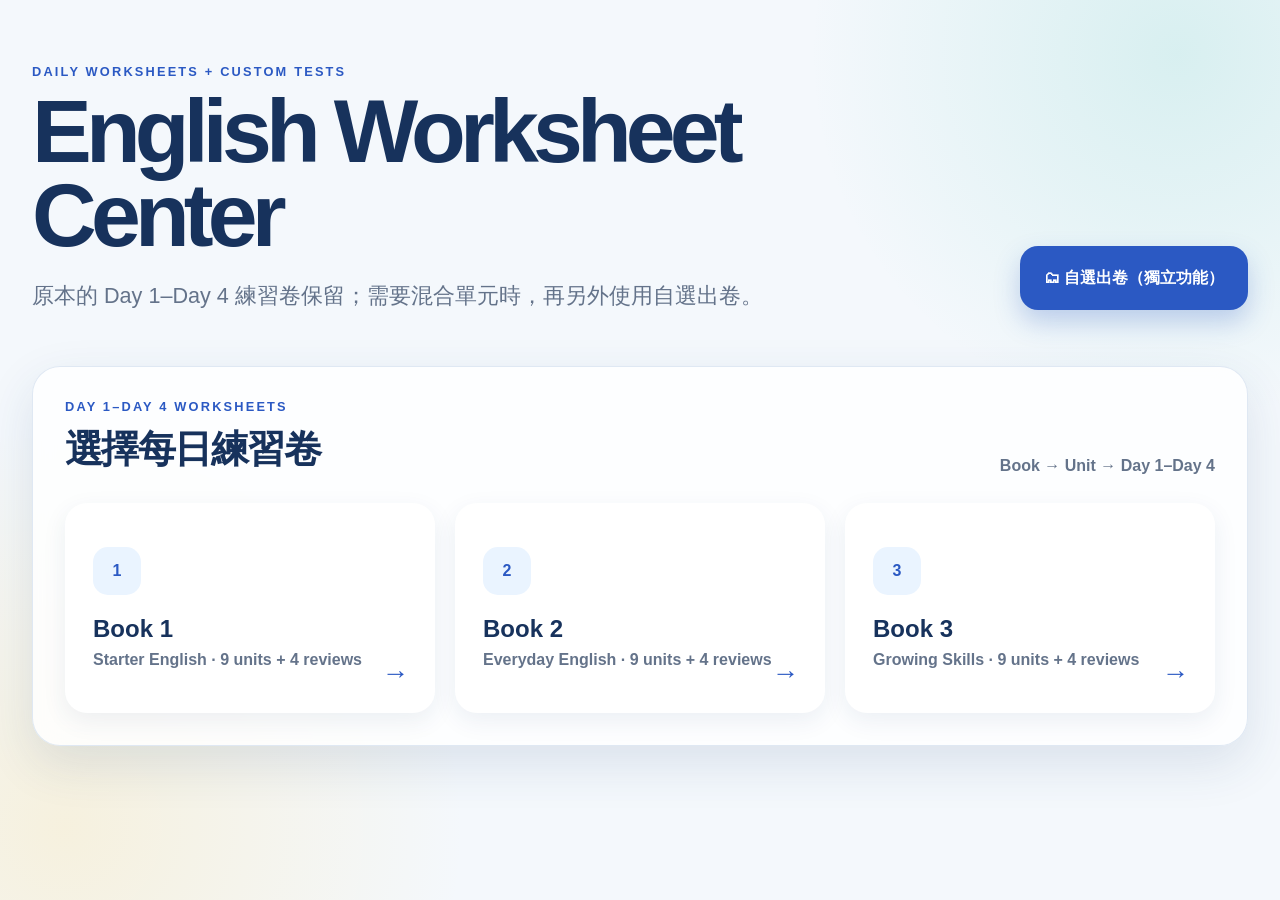
<file: index.html>
<!doctype html>
<html lang="zh-Hant">
  <head>
    <meta charset="UTF-8">
    <meta name="viewport" content="width=device-width, initial-scale=1.0">
    <meta name="theme-color" content="#2b59c3">
    <meta name="description" content="Day 1–Day 4 worksheets and a separate custom test builder.">
    <title>English Worksheet Center</title>
    <script>
      (function () {
        const match = location.pathname.match(/^(.*?\/)(?:book\d+(?:\/unit\d+)?(?:\/day\d+)?|phonics\/[^/]+(?:\/[^/]+)?|literacy\/[^/]+(?:\/[^/]+)?)\/?$/i);
        const fallback = location.pathname.endsWith("/") ? location.pathname : location.pathname.replace(/[^/]*$/, "");
        document.write(`<base href="${match ? match[1] : fallback || "./"}">`);
      })();
    </script>
    <link rel="stylesheet" href="css/style.css?v=25">
    <link rel="stylesheet" href="css/worksheet.css?v=21">
    <link rel="stylesheet" href="css/phonics.css?v=2">
    <link rel="stylesheet" href="css/literacy.css?v=1">
  </head>
  <body>
    <noscript>請啟用 JavaScript 才能使用教材播放器。</noscript>

    <main id="home-view" class="view" aria-labelledby="home-title">
      <header class="home-hero">
        <div>
          <p class="eyebrow">DAILY WORKSHEETS + CUSTOM TESTS</p>
          <h1 id="home-title">English Worksheet Center</h1>
          <p class="hero-copy">原本的 Day 1–Day 4 練習卷保留；需要混合單元時，再另外使用自選出卷。</p>
        </div>
        <div class="home-actions">
          <button id="test-builder-button" class="button button-primary test-builder-button" type="button">🗂 自選出卷（獨立功能）</button>
          <button id="continue-button" class="button button-primary continue-button" type="button" hidden>
            <span>Continue Lesson</span>
            <small id="continue-label"></small>
          </button>
        </div>
      </header>

      <section class="library" aria-labelledby="library-title">
        <div class="section-heading">
          <div>
            <p class="eyebrow">DAY 1–DAY 4 WORKSHEETS</p>
            <h2 id="library-title">選擇每日練習卷</h2>
          </div>
          <p id="library-path" class="library-path" aria-live="polite"></p>
        </div>
        <div id="library-grid" class="library-grid"></div>
      </section>
    </main>

    <main id="phonics-view" class="phonics-view" hidden aria-label="Sound It Out phonics practice">
      <header class="phonics-app-header">
        <button id="phonics-home-button" class="icon-button" type="button" aria-label="Back to course library" title="Back to course library">⌂</button>
        <div>
          <p id="phonics-course-label" class="eyebrow">SOUND IT OUT · PHONICS PRACTICE</p>
          <h1 id="phonics-unit-title">Unit 1 · Long a</h1>
        </div>
        <div class="phonics-header-actions">
          <button id="phonics-units-button" class="flow-button" type="button">▦ Choose Unit</button>
          <button id="phonics-settings-button" class="flow-button" type="button">⚙ Teacher Settings</button>
        </div>
      </header>
      <section id="phonics-stage" class="phonics-stage" aria-live="polite"></section>
    </main>

    <section id="phonics-settings-modal" class="phonics-settings-modal" hidden aria-label="Phonics teacher settings" aria-modal="true" role="dialog">
      <form id="phonics-settings-form" class="phonics-settings-card">
        <header>
          <div><p class="eyebrow">TEACHER CONTROLS</p><h2>Practice Settings</h2></div>
          <button id="phonics-settings-close" class="icon-button" type="button" aria-label="Close settings">×</button>
        </header>
        <fieldset><legend>Mode</legend><label><input type="radio" name="phonics-mode" value="practice" checked> Practice</label><label><input type="radio" name="phonics-mode" value="quiz"> Quiz</label></fieldset>
        <label>Number of questions<select name="questionCount"><option value="8">8</option><option value="10">10</option><option value="14" selected>14</option></select></label>
        <fieldset><legend>Include</legend>
          <label><input type="checkbox" name="include" value="recognition" checked> Sound Groups</label>
          <label><input type="checkbox" name="include" value="pattern" checked> Pattern</label>
          <label><input type="checkbox" name="include" value="listening" checked> Listening</label>
          <label><input type="checkbox" name="include" value="odd" checked> Odd One Out</label>
        </fieldset>
        <label class="phonics-setting-check"><input type="checkbox" name="shuffle" checked> Shuffle questions and choices</label>
        <label class="phonics-setting-check"><input type="checkbox" name="showProgress" checked> Show progress</label>
        <button class="button button-primary" type="submit">Save Settings</button>
      </form>
    </section>

    <main id="literacy-view" class="literacy-view" hidden aria-label="情境式素養題練習">
      <header class="literacy-header">
        <button id="literacy-home-button" class="icon-button" type="button" aria-label="Back to course library" title="Back to course library">⌂</button>
        <div>
          <p class="eyebrow">LITERACY PRACTICE · 素養題練習</p>
          <h1 id="literacy-title">Context Clues</h1>
        </div>
        <div class="literacy-header-actions">
          <button id="literacy-banks-button" class="flow-button" type="button">▦ Choose Unit</button>
          <button id="literacy-teacher-button" class="flow-button" type="button">Teacher Mode</button>
          <button id="literacy-fullscreen-button" class="flow-button" type="button">⛶ Fullscreen</button>
        </div>
      </header>
      <section id="literacy-stage" class="literacy-stage" aria-live="polite"></section>
    </main>

    <main id="player-view" class="player-view" hidden aria-label="Lesson player">
      <header class="player-header">
        <button id="home-button" class="icon-button" type="button" aria-label="Back to home" title="Back to home">⌂</button>
        <div class="lesson-identity">
          <p id="player-context"></p>
          <h1 id="lesson-name"></h1>
          <p id="phase-trail" class="phase-trail" aria-live="polite"></p>
        </div>
        <div class="player-tools">
          <button id="daily-handout-button" class="flow-button daily-handout-button" type="button" hidden>📘 每日講義</button>
          <button id="worksheet-button" class="flow-button worksheet-button" type="button" title="可洗牌與調整題目的課堂練習" hidden>📝 可調整練習</button>
          <button id="practice-jump-button" class="flow-button practice-jump-button" type="button" hidden>▶ 連續訓練</button>
          <button id="copy-lesson-link" class="flow-button" type="button" title="Copy a permanent link to this lesson">🔗 Copy Lesson Link</button>
          <button id="flow-button" class="flow-button" type="button" aria-haspopup="dialog">課程流程</button>
          <button id="toolbox-button" class="icon-button toolbox-button" type="button" aria-label="Open classroom toolbox" title="Classroom toolbox">★</button>
          <span id="step-count" class="step-count" aria-live="polite"></span>
          <button id="fullscreen-button" class="icon-button fullscreen-button" type="button" aria-label="Enter fullscreen" title="Fullscreen">⛶</button>
        </div>
      </header>

      <div class="progress-track" aria-hidden="true">
        <div id="progress-bar" class="progress-bar"></div>
      </div>

      <section id="step-stage" class="step-stage" tabindex="-1" aria-live="polite"></section>

      <footer class="player-controls">
        <button id="previous-button" class="nav-button nav-button-secondary" type="button">
          <span class="nav-arrow">←</span>
          <span><small>Previous</small><strong>上一頁</strong></span>
        </button>
        <p class="keyboard-hint">Use <kbd>←</kbd> <kbd>→</kbd> to navigate</p>
        <button id="next-button" class="nav-button nav-button-primary" type="button">
          <span><small>Next</small><strong>下一頁</strong></span>
          <span class="nav-arrow">→</span>
        </button>
      </footer>
    </main>

    <section id="flow-modal" class="flow-modal" hidden aria-label="課程流程" aria-modal="true" role="dialog">
      <div class="flow-shell">
        <header class="flow-header">
          <div>
            <p class="eyebrow">LESSON MAP</p>
            <h2>課程流程</h2>
            <p id="flow-summary" class="flow-summary"></p>
          </div>
          <button id="flow-close" class="icon-button" type="button" aria-label="關閉課程流程">×</button>
        </header>
        <div id="flow-groups" class="flow-groups"></div>
        <button id="flow-return" class="button button-primary flow-return" type="button">返回目前進度</button>
      </div>
    </section>

    <section id="daily-handout-modal" class="daily-handout-modal" hidden aria-label="每日固定講義" aria-modal="true" role="dialog">
      <div class="daily-handout-shell">
        <header class="daily-handout-header">
          <div>
            <p class="eyebrow">DAILY HANDOUT · FIXED 4 PAGES</p>
            <h2 id="daily-handout-title">每日講義</h2>
            <p id="daily-handout-meta"></p>
          </div>
          <button id="daily-handout-close" class="icon-button" type="button" aria-label="關閉每日講義">×</button>
        </header>
        <div class="daily-handout-body">
          <aside class="daily-handout-actions">
            <span class="daily-handout-label">與題庫分開</span>
            <h3>本日固定四面</h3>
            <p>內容已依照當天 Player 流程排好，不會隨機換題。完成遊戲後可直接書寫。</p>
            <a id="daily-handout-student-open" class="button button-primary" target="_blank" rel="noopener">開啟本日學生講義</a>
            <a id="daily-handout-student-download" class="button button-secondary" download>下載 Day 1–4 學生版</a>
            <a id="daily-handout-key-open" class="button button-secondary" target="_blank" rel="noopener">開啟本日教師答案</a>
            <small>列印時請依照上方標示選擇本日四個頁碼。</small>
          </aside>
          <main class="daily-handout-preview">
            <iframe id="daily-handout-frame" title="每日講義 PDF 預覽"></iframe>
          </main>
        </div>
      </div>
    </section>

    <section id="worksheet-modal" class="worksheet-modal" hidden aria-label="Worksheet builder" aria-modal="true" role="dialog">
      <div class="worksheet-shell">
        <header class="worksheet-header no-print">
          <div><p class="eyebrow">PLAYER + WORKSHEET</p><h2 id="worksheet-title">講義產生器</h2></div>
          <button id="worksheet-close" class="icon-button" type="button" data-worksheet-close aria-label="Close worksheet">×</button>
        </header>
        <nav class="worksheet-toolbar no-print" aria-label="Worksheet controls">
          <button id="worksheet-student-mode" class="is-active" type="button">學生版 · 4 pages</button>
          <button id="worksheet-answer-mode" type="button">教師答案版</button>
          <button id="worksheet-shuffle" type="button" title="保留目前題目，只重新排列順序">🔀 只調整順序</button>
          <button id="worksheet-reset" type="button" title="恢復被刪除的全部題目，並回到原始順序">↻ 恢復全部題目</button>
          <button id="worksheet-print" class="worksheet-print" type="button">🖨 Print / Save PDF</button>
        </nav>
        <div id="worksheet-preview" class="worksheet-preview"></div>
      </div>
    </section>

    <section id="toolbox-modal" class="toolbox-modal" hidden aria-label="Classroom toolbox" aria-modal="true" role="dialog">
      <div class="toolbox-shell">
        <header class="toolbox-header">
          <div>
            <p class="eyebrow">NO-PREP CLASSROOM TOOLS</p>
            <h2>教室互動工具箱</h2>
          </div>
          <button id="toolbox-close" class="icon-button" type="button" aria-label="Close classroom toolbox">×</button>
        </header>
        <nav class="toolbox-tabs" aria-label="Choose a classroom tool">
          <button type="button" data-tool="random">🎴 Random</button>
          <button type="button" data-tool="reveal">🔲 Reveal</button>
          <button type="button" data-tool="memory">🧠 Matching</button>
          <button type="button" data-tool="dice">🎲 Dice</button>
          <button type="button" data-tool="timer">⏱ Timer</button>
          <button type="button" data-tool="score">🏆 Score</button>
        </nav>
        <div id="toolbox-stage" class="toolbox-stage" aria-live="polite"></div>
      </div>
    </section>

    <section id="test-builder-modal" class="test-builder-modal" hidden aria-label="題庫與考卷產生器" aria-modal="true" role="dialog">
      <div class="test-builder-shell">
        <header class="test-builder-header no-print">
          <div><p class="eyebrow">TEST BANK</p><h2>題庫／考卷產生器</h2><p>選課程、題型與題數，自動組成學生考卷及答案。</p></div>
          <button id="test-builder-close" class="icon-button" type="button" aria-label="關閉題庫">×</button>
        </header>
        <div class="test-builder-body">
          <aside class="test-builder-setup no-print">
            <label>考卷名稱<input id="test-title" type="text" value="English Review Test"></label>
            <label>Book<select id="test-book"></select></label>
            <fieldset><legend>Come to Live Units（可複選）</legend><div id="test-units" class="test-unit-list"></div></fieldset>
            <fieldset><legend>Sound It Out Units（可與上方合併）</legend><div id="test-phonics-units" class="test-unit-list"></div></fieldset>
            <label>難度<select id="test-difficulty"><option value="mixed">混合</option><option value="easy">基礎</option><option value="challenge">進階</option></select></label>
            <fieldset><legend>題型與題數</legend><div id="test-types" class="test-type-list"></div><small>同一份考卷不重複同題；若題庫不足，會以可用的不重複題數為準。</small></fieldset>
            <label class="test-check"><input id="test-spiral" type="checkbox" checked> 混入所選 Unit 以前的內容</label>
            <button id="test-generate" class="button button-primary" type="button">產生考卷</button>
          </aside>
          <main class="test-builder-workspace">
            <nav class="test-builder-toolbar no-print">
              <button id="test-student-mode" class="is-active" type="button">學生考卷 · 2 pages</button>
              <button id="test-answer-mode" type="button">教師答案</button>
              <button id="test-shuffle" type="button">🔀 洗牌</button>
              <button id="test-regenerate" type="button">↻ 全部重出</button>
              <button id="test-word" class="test-print" type="button">⬇ 下載 Word 練習卷</button>
            </nav>
            <p id="test-builder-empty" class="test-builder-empty">先選擇左側設定，再按「產生考卷」。</p>
            <div id="test-preview" class="test-preview"></div>
          </main>
        </div>
      </div>
    </section>

    <script src="data/book1.js?v=10" defer></script>
    <script src="data/book1-activities.js" defer></script>
    <script src="data/book1-passport.js?v=1" defer></script>
    <script src="data/book2.js?v=4" defer></script>
    <script src="data/book3.js?v=10" defer></script>
    <script src="data/book3-review.js?v=2" defer></script>
    <script src="data/review-units.js?v=4" defer></script>
    <script src="data/practice-data.js?v=2" defer></script>
    <script src="data/phonics-data.js?v=3" defer></script>
    <script src="data/listening-data.js?v=3" defer></script>
    <script src="data/literacy-data.js?v=1" defer></script>
    <script src="data/course-schema.js?v=2" defer></script>
    <script src="js/teaching-flow.js?v=60" defer></script>
    <script src="data/worksheet-unit-packs.js?v=4" defer></script>
    <script src="data/worksheet-data.js?v=56" defer></script>
    <script src="js/activities.js?v=23" defer></script>
    <script src="js/worksheet-components.js?v=22" defer></script>
    <script src="js/worksheet.js?v=6" defer></script>
    <script src="js/classroom-tools.js?v=1" defer></script>
    <script src="js/vendor/docx.iife.js?v=1" defer></script>
    <script src="js/word-export.js?v=5" defer></script>
    <script src="js/test-builder.js?v=19" defer></script>
    <script src="js/daily-handout.js?v=1" defer></script>
    <script src="js/routes.js?v=1" defer></script>
    <script src="js/phonics-practice.js?v=2" defer></script>
    <script src="js/literacy-practice.js?v=1" defer></script>
    <script src="js/player.js?v=7" defer></script>
    <script src="js/app.js?v=9" defer></script>
  </body>
</html>
</file>
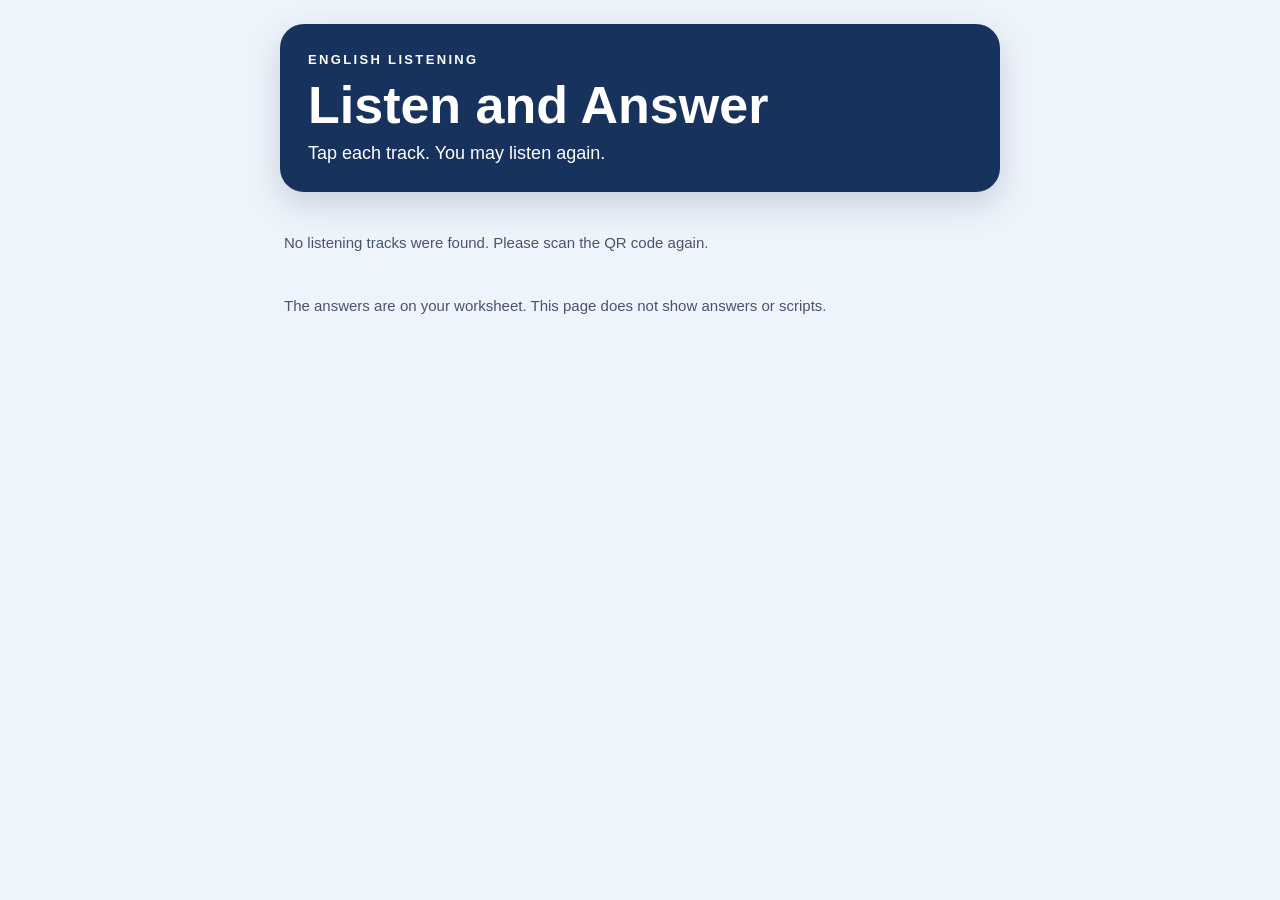
<file: listen.html>
<!doctype html>
<html lang="en">
  <head>
    <meta charset="utf-8">
    <meta name="viewport" content="width=device-width, initial-scale=1">
    <meta name="robots" content="noindex">
    <title>English Listening</title>
    <link rel="stylesheet" href="css/listening.css">
  </head>
  <body>
    <main class="listening-player">
      <header>
        <p>ENGLISH LISTENING</p>
        <h1>Listen and Answer</h1>
        <span>Tap each track. You may listen again.</span>
      </header>
      <div id="listening-tracks" class="listening-tracks" aria-live="polite"></div>
      <p class="listening-note">The answers are on your worksheet. This page does not show answers or scripts.</p>
    </main>
    <script src="data/phonics-data.js?v=3"></script>
    <script src="data/listening-data.js?v=3"></script>
    <script src="js/listening-player.js?v=1"></script>
  </body>
</html>
</file>
<file: css/style.css>
:root {
  --navy: #17325c;
  --blue: #2b59c3;
  --blue-dark: #1f469d;
  --sky: #eaf4ff;
  --aqua: #46c2b3;
  --yellow: #ffcf56;
  --coral: #ff7c70;
  --ink: #1c2940;
  --muted: #64738a;
  --line: #dce6f2;
  --paper: #ffffff;
  --background: #f4f8fc;
  --shadow: 0 18px 50px rgba(31, 65, 114, 0.12);
  --radius-lg: 28px;
  --radius-md: 18px;
}

* { box-sizing: border-box; }

html, body { min-height: 100%; }

body {
  margin: 0;
  color: var(--ink);
  background:
    radial-gradient(circle at 92% 6%, rgba(70, 194, 179, 0.16), transparent 23rem),
    radial-gradient(circle at 5% 92%, rgba(255, 207, 86, 0.18), transparent 25rem),
    var(--background);
  font-family: Inter, ui-rounded, "Segoe UI", "Noto Sans TC", sans-serif;
}

button { font: inherit; }
button:focus-visible { outline: 4px solid rgba(43, 89, 195, 0.28); outline-offset: 3px; }
[hidden] { display: none !important; }

.view { width: min(1240px, calc(100% - 64px)); margin: 0 auto; padding: 64px 0 80px; }
.home-hero { display: flex; align-items: flex-end; justify-content: space-between; gap: 36px; margin-bottom: 56px; }
.eyebrow { margin: 0 0 10px; color: var(--blue); font-size: 0.8rem; font-weight: 850; letter-spacing: 0.17em; }
.home-hero h1 { max-width: 820px; margin: 0; color: var(--navy); font-size: clamp(3rem, 7vw, 6rem); line-height: 0.94; letter-spacing: -0.065em; }
.hero-copy { margin: 24px 0 0; color: var(--muted); font-size: clamp(1.05rem, 2vw, 1.35rem); }
.home-actions { display: grid; justify-items: stretch; gap: 10px; }
.test-builder-button { color: white; background: #e97939; box-shadow: 0 12px 26px rgba(201, 94, 37, 0.24); }
.test-builder-button:hover { background: #c95e25; transform: translateY(-1px); }

.button { min-height: 64px; border: 0; border-radius: 18px; padding: 13px 24px; cursor: pointer; font-weight: 800; }
.button-primary { color: white; background: var(--blue); box-shadow: 0 12px 26px rgba(43, 89, 195, 0.26); }
.button-primary:hover { background: var(--blue-dark); transform: translateY(-1px); }
.continue-button { min-width: 220px; text-align: left; }
#continue-button { display: none !important; }
.continue-button span, .continue-button small { display: block; }
.continue-button small { margin-top: 3px; opacity: 0.78; font-weight: 600; }

.library { padding: 32px; border: 1px solid rgba(220, 230, 242, 0.9); border-radius: var(--radius-lg); background: rgba(255,255,255,0.82); box-shadow: var(--shadow); backdrop-filter: blur(14px); }
.section-heading { display: flex; align-items: end; justify-content: space-between; gap: 24px; margin-bottom: 28px; }
.section-heading h2 { margin: 0; color: var(--navy); font-size: clamp(1.8rem, 3vw, 2.5rem); letter-spacing: -0.04em; }
.library-path { margin: 0; color: var(--muted); font-weight: 700; }
.library-grid { display: grid; grid-template-columns: repeat(3, minmax(0, 1fr)); gap: 20px; }
.library-card { position: relative; min-height: 210px; overflow: hidden; border: 2px solid transparent; border-radius: 22px; padding: 26px; color: var(--ink); background: var(--paper); box-shadow: 0 8px 24px rgba(31, 65, 114, 0.08); cursor: pointer; text-align: left; transition: 160ms ease; }
.library-card:hover { border-color: var(--blue); transform: translateY(-4px); box-shadow: 0 16px 34px rgba(31, 65, 114, 0.14); }
.library-card::after { content: "→"; position: absolute; right: 24px; bottom: 22px; color: var(--blue); font-size: 1.7rem; font-weight: 900; }
.library-card .card-number { display: inline-grid; min-width: 48px; height: 48px; place-items: center; border-radius: 15px; color: var(--blue); background: var(--sky); font-weight: 900; }
.library-card h3 { margin: 20px 0 8px; color: var(--navy); font-size: 1.5rem; }
.library-card p { margin: 0; color: var(--muted); font-weight: 600; }
.library-card.is-coming { opacity: 0.58; cursor: default; }
.library-card.is-coming:hover { border-color: transparent; transform: none; box-shadow: 0 8px 24px rgba(31, 65, 114, 0.08); }
.library-card.is-coming::after { content: "Coming soon"; color: var(--muted); font-size: 0.75rem; letter-spacing: 0.06em; text-transform: uppercase; }
.back-card { display: flex; align-items: center; justify-content: center; min-height: 210px; border: 2px dashed #bdcce0; background: transparent; color: var(--blue); font-size: 1.1rem; font-weight: 850; }
.back-card::after { display: none; }

.player-view { height: 100vh; min-height: 650px; display: grid; grid-template-rows: auto 7px minmax(0, 1fr) auto; overflow: hidden; background: var(--paper); }
.player-header { display: grid; grid-template-columns: auto 1fr auto; align-items: center; gap: 18px; padding: 14px 24px; border-bottom: 1px solid var(--line); }
.icon-button { display: grid; width: 52px; height: 52px; place-items: center; border: 1px solid var(--line); border-radius: 15px; color: var(--navy); background: white; cursor: pointer; font-size: 1.65rem; font-weight: 800; }
.icon-button:hover { background: var(--sky); border-color: #bed5f4; }
.lesson-identity { min-width: 0; }
.lesson-identity p { margin: 0 0 2px; overflow: hidden; color: var(--muted); font-size: 0.78rem; font-weight: 750; letter-spacing: 0.04em; text-overflow: ellipsis; white-space: nowrap; }
.lesson-identity h1 { margin: 0; overflow: hidden; color: var(--navy); font-size: clamp(1.05rem, 2vw, 1.35rem); text-overflow: ellipsis; white-space: nowrap; }
.lesson-identity .phase-trail { margin-top: 4px; color: var(--blue); font-size: 0.78rem; font-weight: 850; }
.player-tools { display: flex; align-items: center; gap: 12px; }
.flow-button { min-height: 44px; border: 1px solid #c8d8ea; border-radius: 13px; padding: 8px 14px; color: var(--navy); background: white; cursor: pointer; font-weight: 850; }
.flow-button:hover { border-color: var(--blue); background: var(--sky); }
.practice-jump-button { color: white; border-color: #20a178; background: #20a178; }
.practice-jump-button:hover { color: white; border-color: #18815f; background: #18815f; }
.daily-handout-button { color: white; border-color: #226da7; background: #2d78c8; }
.daily-handout-button:hover { color: white; border-color: #185b90; background: #1f65a4; }
.worksheet-button { color: white; border-color: #d46b2f; background: #e97939; }
.worksheet-button:hover { color: white; border-color: #bd5720; background: #c95e25; }
.toolbox-button { color: #8a5700; background: #fff5c9; border-color: #f2d36c; }
.toolbox-button:hover { background: #ffe99a; border-color: #e8bf31; }
.step-count { min-width: 88px; color: var(--muted); font-weight: 800; text-align: right; }
.progress-track { background: #e8eef7; }
.progress-bar { width: 0; height: 100%; background: linear-gradient(90deg, var(--blue), var(--aqua)); transition: width 240ms ease; }

.step-stage { display: grid; place-items: center; min-height: 0; overflow: auto; padding: clamp(28px, 5vw, 70px); background: radial-gradient(circle at 50% 40%, white 0, #f8fbff 72%); }
.step-card { width: min(1100px, 100%); text-align: center; }
.step-meta { display: flex; align-items: center; justify-content: center; gap: 12px; margin-bottom: 24px; }
.phase-badge, .duration-badge { display: inline-flex; min-height: 36px; align-items: center; border-radius: 999px; padding: 8px 14px; font-size: 0.85rem; font-weight: 850; }
.phase-badge { color: #144b48; background: #daf6f1; }
.step-card[data-step-type="break"] .phase-badge { color: #76510a; background: #fff1bd; }
.step-card[data-step-type="break"] h2 { color: var(--blue); }
.duration-badge { color: #77510a; background: #fff1bd; }
.step-card h2 { margin: 0; color: var(--navy); font-size: clamp(3rem, 7.8vw, 7.2rem); line-height: 0.97; letter-spacing: -0.055em; }
.step-instruction { max-width: 900px; margin: 32px auto 0; color: #41516a; font-size: clamp(1.35rem, 3vw, 2.25rem); line-height: 1.45; white-space: pre-line; }
.step-kicker { margin: 0 0 18px; color: var(--blue); font-size: 1rem; font-weight: 900; letter-spacing: 0.12em; text-transform: uppercase; }
.vocabulary-card { display: grid; justify-items: center; }
.word-picture { display: grid; width: clamp(230px, 32vw, 430px); aspect-ratio: 4 / 3; place-items: center; overflow: hidden; border: 3px solid #d8e8fa; border-radius: 30px; background: linear-gradient(145deg, #f4f9ff, #e8f4ff); box-shadow: 0 18px 45px rgba(31, 70, 130, 0.13); }
.word-image { width: 100%; height: 100%; object-fit: contain; background: white; }
.image-sprite { display: block; width: 100%; height: 100%; background-repeat: no-repeat; }
.word-picture > .image-sprite,
.quiz-picture > .image-sprite { width: 75%; height: 100%; }
.word-visual { display: grid; width: 100%; height: 100%; place-items: center; font-size: clamp(7rem, 16vw, 13rem); line-height: 1; filter: drop-shadow(0 10px 12px rgba(31, 65, 114, 0.12)); }
.step-card .word-title { margin-top: 22px; font-size: clamp(3.3rem, 7vw, 6.5rem); letter-spacing: -0.045em; }
.word-meaning { margin: 8px 0 0; color: var(--blue); font-size: clamp(1.4rem, 3vw, 2rem); font-weight: 800; }
.word-prompt { margin: 10px 0 0; color: var(--muted); font-size: 1rem; font-weight: 700; }
.word-spelling-card { display: grid; }
.word-spelling-layout { display: grid; grid-template-columns: minmax(230px, 0.72fr) minmax(500px, 1.28fr); align-items: center; gap: clamp(34px, 6vw, 84px); }
.word-spelling-picture { display: grid; width: min(100%, 390px); aspect-ratio: 4 / 3; place-items: center; justify-self: center; overflow: hidden; border: 3px solid #d8e8fa; border-radius: 30px; background: linear-gradient(145deg, #f4f9ff, #e8f4ff); box-shadow: 0 18px 45px rgba(31, 70, 130, 0.13); }
.word-spelling-image { width: 100%; height: 100%; object-fit: contain; background: white; }
.word-spelling-visual { display: grid; width: 100%; height: 100%; place-items: center; font-size: clamp(7rem, 13vw, 11rem); line-height: 1; }
.word-spelling-work { display: grid; justify-items: center; }
.spelling-pattern { display: flex; align-items: flex-end; justify-content: center; gap: clamp(18px, 2.5vw, 34px); min-height: clamp(100px, 15vw, 180px); color: var(--navy); font-size: clamp(4rem, 9vw, 8rem); font-weight: 900; line-height: 1; letter-spacing: 0.01em; }
.spelling-syllable { display: inline-flex; align-items: flex-end; gap: clamp(10px, 1.25vw, 18px); padding: 0.16em 0.18em 0.24em; border-radius: 22px; background: #edf7ff; }
.syllable-divider { align-self: center; color: #9eb0c8; font-size: 0.64em; font-weight: 700; }
.spelling-blank { display: inline-block; width: clamp(48px, 6.5vw, 82px); height: 0.85em; border-bottom: clamp(6px, 0.7vw, 10px) solid #20a178; border-radius: 4px; }
.spelling-given { display: inline-block; }
.word-spelling-prompt { margin: 28px 0 0; color: #41516a; font-size: clamp(1.2rem, 2.2vw, 1.85rem); font-weight: 800; }
.quiz-card { display: grid; width: min(1200px, 100%); min-height: 100%; align-content: space-between; }
.quiz-topline { display: flex; align-items: center; justify-content: space-between; gap: 24px; }
.quiz-topline .step-meta { justify-content: flex-start; margin: 0; }
.quiz-mini-progress { width: min(300px, 30vw); height: 20px; overflow: hidden; border-radius: 999px; background: #ffd2dc; box-shadow: 0 4px 8px rgba(31, 65, 114, 0.16); }
.quiz-mini-progress i { display: block; width: 60%; height: 100%; border-radius: inherit; background: linear-gradient(90deg, #ff8948, #ff3f91); }
.quiz-picture { display: grid; width: clamp(190px, 26vw, 330px); aspect-ratio: 4 / 3; place-items: center; justify-self: center; overflow: hidden; border-radius: 28px; background: #f3f8fe; }
.quiz-image { width: 100%; height: 100%; object-fit: contain; }
.quiz-visual { font-size: clamp(7rem, 15vw, 11rem); line-height: 1; }
.quiz-question { margin: 8px 0; color: #202630; font-size: clamp(2.2rem, 5vw, 4.5rem); font-weight: 800; line-height: 1.2; }
.quiz-blank { display: inline-block; width: clamp(150px, 22vw, 280px); height: 0.95em; margin: 0 0.15em -0.12em; border-radius: 0.48em; background: #e9ebef; }
.quiz-feedback { min-height: 1.4em; margin: 0; font-size: clamp(1.15rem, 2vw, 1.5rem); font-weight: 900; }
.quiz-feedback.is-correct { color: #16835d; }
.quiz-feedback.is-wrong { color: #d74e4e; }
.quiz-options { display: grid; grid-template-columns: repeat(3, minmax(0, 1fr)); gap: clamp(14px, 3vw, 48px); }
.quiz-choice { min-height: 80px; border: 0; border-radius: 999px; padding: 14px 20px; color: white; background: #21a5ed; box-shadow: 0 10px 22px rgba(33, 165, 237, 0.2); cursor: pointer; font-size: clamp(1.35rem, 2.5vw, 2.2rem); font-weight: 850; transition: 150ms ease; }
.quiz-choice:hover:not(:disabled) { background: #148fd2; transform: translateY(-3px); }
.quiz-choice.is-correct { background: #25a978; }
.quiz-choice.is-wrong { background: var(--coral); animation: quiz-shake 180ms ease-in-out 2; }
.quiz-choice:disabled { cursor: default; opacity: 0.48; }
.quiz-choice.is-correct:disabled { opacity: 1; }
.dialogue-choice-card { display: grid; width: min(1240px, 100%); min-height: 100%; align-content: space-between; }
.dialogue-choice-layout { display: grid; grid-template-columns: minmax(280px, 0.9fr) minmax(420px, 1.1fr); align-items: center; gap: clamp(36px, 6vw, 90px); }
.dialogue-prompt-panel { display: grid; justify-items: center; }
.dialogue-picture { display: grid; width: clamp(190px, 24vw, 320px); aspect-ratio: 1; place-items: center; overflow: hidden; border-radius: 32px; background: #f3f8fe; }
.dialogue-image { width: 100%; height: 100%; object-fit: contain; }
.dialogue-visual { font-size: clamp(7rem, 14vw, 11rem); line-height: 1; }
.dialogue-instruction { margin: 20px 0 4px; color: var(--ink); font-size: clamp(1.65rem, 3vw, 2.8rem); font-weight: 850; }
.dialogue-prompt { margin: 0; color: #ff9700; font-size: clamp(2rem, 4vw, 3.8rem); font-weight: 900; }
.dialogue-feedback { min-height: 1.4em; margin: 6px 0 0; font-size: 1.25rem; font-weight: 900; }
.dialogue-feedback.is-correct { color: #16835d; }
.dialogue-feedback.is-wrong { color: #d74e4e; }
.dialogue-options { display: grid; gap: clamp(16px, 2vh, 28px); padding-top: 30px; }
.dialogue-choice { position: relative; min-height: 118px; border: 0; border-radius: 24px; padding: 22px 28px; color: white; background: #21a5ed; box-shadow: 0 10px 22px rgba(33, 165, 237, 0.18); cursor: pointer; font-size: clamp(1.35rem, 2.6vw, 2.3rem); font-weight: 850; line-height: 1.35; transition: 150ms ease; }
.dialogue-choice:hover:not(:disabled) { background: #148fd2; transform: translateY(-2px); }
.dialogue-choice-label { position: absolute; top: -25px; left: 50%; display: grid; width: 62px; height: 62px; place-items: center; border-radius: 50%; color: white; background: #ff9200; transform: translateX(-50%); font-size: 1.8rem; font-weight: 900; }
.dialogue-choice.is-correct { background: #25a978; }
.dialogue-choice.is-wrong { background: var(--coral); animation: quiz-shake 180ms ease-in-out 2; }
.dialogue-choice:disabled { cursor: default; opacity: 0.48; }
.dialogue-choice.is-correct:disabled { opacity: 1; }
.sentence-pattern-card { display: grid; width: min(1200px, 100%); min-height: 100%; align-content: space-between; }
.sentence-pattern-layout { display: grid; grid-template-columns: minmax(300px, 0.85fr) minmax(480px, 1.15fr); align-items: center; gap: clamp(40px, 7vw, 100px); }
.sentence-card-picture { display: grid; width: min(100%, 430px); aspect-ratio: 1; place-items: center; justify-self: center; overflow: hidden; border: 3px solid #d8e8fa; border-radius: 36px; background: #edf7ff; box-shadow: 0 20px 48px rgba(31, 70, 130, 0.14); }
.sentence-card-image { width: 100%; height: 100%; object-fit: contain; }
.sentence-card-visual { font-size: clamp(7rem, 15vw, 12rem); }
.sentence-card-copy { text-align: left; }
.sentence-card-label { margin: 0 0 24px; color: var(--blue); font-size: clamp(1.4rem, 2.6vw, 2.2rem); font-weight: 900; }
.sentence-card-lines { display: grid; gap: 20px; }
.sentence-card-text { border-left: 9px solid var(--aqua); border-radius: 24px; padding: clamp(24px, 4vw, 42px); background: white; box-shadow: 0 10px 28px rgba(31, 65, 114, 0.1); }
.sentence-card-line { margin: 0; color: var(--ink); font-size: clamp(2.6rem, 5.5vw, 5.2rem); font-weight: 800; line-height: 1.15; }
.sentence-card-line:nth-child(2) { border-left-color: var(--coral); }
.sentence-card-line strong { color: var(--blue); font-weight: 950; }
.sentence-card-translation { margin: 22px 0 0; color: #53657c; font-size: clamp(1.5rem, 2.7vw, 2.4rem); font-weight: 700; letter-spacing: 0.04em; }
.passport-sentence-card { display: grid; width: min(1200px, 100%); min-height: 100%; align-content: space-between; }
.passport-sentence-layout { display: grid; grid-template-columns: minmax(280px, 0.8fr) minmax(520px, 1.2fr); align-items: center; gap: clamp(40px, 7vw, 100px); }
.passport-sentence-picture { display: grid; width: min(100%, 420px); aspect-ratio: 1; place-items: center; justify-self: center; overflow: hidden; border: 3px solid #d8e8fa; border-radius: 36px; background: #edf7ff; box-shadow: 0 20px 48px rgba(31, 70, 130, 0.14); }
.passport-sentence-image { width: 100%; height: 100%; object-fit: contain; }
.passport-sentence-visual { font-size: clamp(7rem, 15vw, 12rem); }
.passport-sentence-copy { text-align: left; }
.passport-sentence-kicker { margin: 0 0 18px; color: var(--blue); font-size: 1rem; font-weight: 950; letter-spacing: 0.14em; }
.passport-sentence-copy h2 { color: var(--navy); font-size: clamp(3rem, 6vw, 5.8rem); line-height: 1.12; letter-spacing: -0.045em; }
.passport-sentence-translation { margin: 28px 0 0; color: #53657c; font-size: clamp(1.5rem, 2.8vw, 2.5rem); font-weight: 750; }
.activity-image-card { display: grid; align-content: center; justify-items: center; gap: 18px; }
.activity-image-card h2 { font-size: clamp(2.6rem, 5.5vw, 5rem); }
.activity-main-image { display: block; width: min(1050px, 100%); height: auto; max-height: 38vh; border: 3px solid #d8e8fa; border-radius: 28px; object-fit: contain; object-position: center; background: white; box-shadow: 0 18px 42px rgba(31, 70, 130, 0.14); }
.activity-image-caption { margin: 0; color: #41516a; font-size: clamp(1.3rem, 2.4vw, 2rem); font-weight: 750; }
.wordwall-card { display: grid; width: min(1280px, 100%); min-height: 100%; align-content: stretch; gap: 18px; }
.wordwall-toolbar { display: flex; align-items: center; justify-content: space-between; gap: 24px; }
.wordwall-toolbar .step-meta { justify-content: flex-start; margin: 0; }
.wordwall-actions { display: flex; align-items: center; gap: 10px; }
.wordwall-link { min-height: 44px; border: 1px solid #c8d8ea; border-radius: 13px; padding: 10px 15px; color: var(--blue); background: white; cursor: pointer; font-size: 0.9rem; font-weight: 850; text-decoration: none; }
.wordwall-link:hover { border-color: var(--blue); background: var(--sky); }
.wordwall-frame { width: 100%; height: min(67vh, 720px); border: 2px solid #d3e1f0; border-radius: 22px; background: white; box-shadow: 0 16px 42px rgba(31, 65, 114, 0.12); }
.wordwall-setup-card { align-content: center; }
.wordwall-setup { width: min(850px, 100%); margin: 0 auto; border: 2px dashed #bdd2e9; border-radius: 30px; padding: clamp(28px, 5vw, 58px); background: rgba(255, 255, 255, 0.88); }
.wordwall-setup .step-kicker { margin-bottom: 12px; }
.wordwall-setup h2 { font-size: clamp(2.8rem, 6vw, 5.6rem); }
.wordwall-help { max-width: 680px; margin: 22px auto; color: var(--muted); font-size: clamp(1.05rem, 2vw, 1.35rem); font-weight: 650; line-height: 1.55; }
.wordwall-form { display: grid; gap: 12px; text-align: left; }
.wordwall-form label { color: var(--navy); font-size: 0.95rem; font-weight: 850; }
.wordwall-form textarea { width: 100%; resize: vertical; border: 2px solid #cbd9e9; border-radius: 16px; padding: 15px 17px; color: var(--ink); background: white; font: 600 1rem/1.45 ui-monospace, "Cascadia Code", monospace; }
.wordwall-form textarea:focus { border-color: var(--blue); outline: 4px solid rgba(43, 89, 195, 0.14); }
.wordwall-error { min-height: 1.35em; margin: 0; color: #d74e4e; font-weight: 800; }
.wordwall-load { justify-self: end; min-height: 56px; }

.duration-badge.is-flexible { color: var(--muted); background: #edf2f7; }
.audio-play-button { min-height: 52px; margin-top: 12px; border: 2px solid var(--blue); border-radius: 999px; padding: 10px 22px; color: white; background: var(--blue); cursor: pointer; font-weight: 850; }
.button-secondary, .button-quiet { border: 2px solid #cfdeed; color: var(--navy); background: white; box-shadow: none; }
.button-quiet { color: var(--muted); border-color: transparent; background: transparent; }

body:has(.flow-modal:not([hidden])) { overflow: hidden; }
.flow-modal { position: fixed; z-index: 110; inset: 0; display: grid; place-items: center; padding: 24px; background: rgba(16, 34, 62, 0.68); backdrop-filter: blur(8px); }
.flow-shell { display: grid; grid-template-rows: auto minmax(0, 1fr) auto; width: min(980px, 100%); max-height: calc(100vh - 48px); overflow: hidden; border-radius: 28px; background: #f7fbff; box-shadow: 0 30px 90px rgba(7, 25, 56, 0.38); }
.flow-header { display: flex; align-items: center; justify-content: space-between; gap: 20px; padding: 22px 26px; background: white; border-bottom: 1px solid var(--line); }
.flow-header h2 { margin: 0; color: var(--navy); font-size: 2rem; }
.flow-summary { margin: 6px 0 0; color: var(--muted); font-weight: 700; }
.flow-groups { display: grid; gap: 14px; overflow: auto; padding: 22px; }
.flow-group { border: 2px solid transparent; border-radius: 22px; padding: 18px; background: white; }
.flow-group.is-current { border-color: #9cbcf2; box-shadow: 0 8px 24px rgba(43, 89, 195, 0.1); }
.flow-group-heading { display: flex; align-items: center; gap: 14px; margin-bottom: 12px; }
.flow-group-heading > span { display: grid; width: 42px; height: 42px; place-items: center; border-radius: 13px; color: white; background: var(--blue); font-weight: 900; }
.flow-group-heading h3, .flow-group-heading p { margin: 0; }
.flow-group-heading h3 { color: var(--navy); font-size: 1.2rem; }
.flow-group-heading p { margin-top: 2px; color: var(--muted); font-size: 0.82rem; font-weight: 750; }
.flow-phase-list { display: grid; grid-template-columns: repeat(2, minmax(0, 1fr)); gap: 8px; }
.flow-phase-button { display: flex; align-items: center; justify-content: space-between; gap: 12px; border: 1px solid var(--line); border-radius: 14px; padding: 12px 14px; color: var(--ink); background: #fbfdff; cursor: pointer; text-align: left; }
.flow-phase-button.is-current { border-color: var(--blue); background: var(--sky); }
.flow-phase-button strong, .flow-phase-button small { display: block; }
.flow-phase-button small { margin-top: 3px; color: var(--muted); }
.flow-phase-progress { color: var(--blue); font-weight: 900; }
.flow-return { margin: 0 22px 22px; }

.flow-games-card { min-width: 0; overflow: hidden; text-align: left; }
.flow-games-heading { display: flex; align-items: flex-start; justify-content: space-between; gap: 20px; }
.flow-games-heading h2 { font-size: clamp(2.5rem, 5vw, 4.8rem); }
.flow-games-heading p { margin: 10px 0 0; color: var(--muted); font-weight: 700; }
.game-status { flex: 0 0 auto; border-radius: 999px; padding: 10px 16px; color: var(--muted); background: #edf2f7; font-weight: 850; }
.game-status.is-complete { color: #116a4d; background: #d8f5e9; }
.taught-word-list { display: flex; width: 100%; min-width: 0; max-width: 100%; align-items: center; gap: 8px; overflow-x: auto; margin: 20px 0; padding-bottom: 5px; }
.taught-word-list strong { flex: 0 0 auto; color: var(--navy); }
.taught-word-list span { flex: 0 0 auto; border-radius: 999px; padding: 7px 11px; color: #2350ad; background: var(--sky); font-weight: 800; }
.flow-game-layout { display: grid; grid-template-columns: minmax(220px, 0.65fr) minmax(360px, 1.35fr); gap: 18px; }
.flow-game-layout > *, .flow-game-menu, .flow-game-stage { min-width: 0; max-width: 100%; }
.flow-game-menu { display: grid; align-content: start; gap: 8px; }
.flow-game-choice { border: 2px solid #d6e2f0; border-radius: 16px; padding: 12px 14px; color: var(--ink); background: white; cursor: pointer; text-align: left; }
.flow-game-choice strong, .flow-game-choice small { display: block; }
.flow-game-choice small { margin-top: 3px; color: var(--muted); }
.flow-game-choice.is-active { color: white; border-color: var(--blue); background: var(--blue); }
.flow-game-choice.is-active small { color: rgba(255,255,255,0.8); }
.flow-game-stage { display: grid; min-height: 310px; place-items: center; border: 2px solid #d5e3f2; border-radius: 24px; padding: 20px; background: #f8fbff; text-align: center; }
.game-empty span { font-size: 5rem; }
.game-empty p { color: var(--muted); font-weight: 850; }
.flow-game-play { display: grid; width: 100%; justify-items: center; gap: 12px; }
.flow-game-picture { position: relative; display: grid; width: min(300px, 100%); aspect-ratio: 4 / 3; place-items: center; overflow: hidden; border-radius: 22px; background: white; }
.flow-game-image, .flow-game-picture .image-sprite { width: 100%; height: 100%; object-fit: contain; }
.flow-game-visual { font-size: 7rem; }
.reveal-cover { display: none; position: absolute; inset: 0; border: 0; color: white; background: linear-gradient(145deg, var(--blue), var(--aqua)); cursor: pointer; font-size: 7rem; font-weight: 900; }
.flow-game-play.is-covered .reveal-cover { display: block; }
.flow-game-play h3 { margin: 0; color: var(--navy); font-size: clamp(2rem, 4vw, 3.5rem); }
.grammar-game-play h3 { font-size: clamp(1.8rem, 3.5vw, 3.2rem); }
.game-mode-label { margin: 0; color: var(--blue); font-weight: 900; }
.grammar-model-answer { margin: 6px 0; border-radius: 16px; padding: 14px 20px; color: #12684d; background: #ddf7ec; font-size: clamp(1.35rem, 2.5vw, 2rem); font-weight: 850; }
.dice-result { margin: 0; font-size: 2.6rem; }
.activity-ideas { margin-top: 16px; }
.activity-ideas > div { display: grid; grid-template-columns: repeat(4, minmax(0, 1fr)); gap: 8px; margin-top: 8px; }
.activity-idea { display: flex; min-width: 0; align-items: center; gap: 8px; border-radius: 14px; padding: 8px; background: #f0f6fc; }
.activity-idea img { width: 54px; height: 44px; object-fit: contain; border-radius: 8px; background: white; }
.activity-idea span { overflow: hidden; font-weight: 750; text-overflow: ellipsis; white-space: nowrap; }
.flow-game-actions { display: flex; flex-wrap: wrap; justify-content: flex-end; gap: 10px; margin-top: 18px; }
.flow-game-actions .button { min-height: 52px; }
.grammar-check-card, .topic-card { display: grid; justify-items: center; }
.grammar-check-card h2, .topic-card h2 { font-size: clamp(2.8rem, 6vw, 5.8rem); }
.grammar-check-prompt, .topic-prompt { max-width: 900px; margin: 30px auto; color: var(--navy); font-size: clamp(2rem, 4.5vw, 4.2rem); font-weight: 800; line-height: 1.3; white-space: pre-line; }
.grammar-check-card .button { min-height: 54px; margin: 8px; }
.model-answer { width: min(760px, 100%); margin-top: 20px; border-radius: 18px; padding: 16px; background: #e7f8f2; }
.model-answer summary { cursor: pointer; color: #12684d; font-weight: 850; }
.model-answer p { font-size: 1.5rem; font-weight: 800; }
.guided-practice-card { display: grid; justify-items: center; gap: 18px; }
.guided-practice-card h2 { font-size: clamp(2.5rem, 5vw, 5rem); }
.guided-picture { display: grid; width: clamp(180px, 24vw, 310px); aspect-ratio: 4 / 3; place-items: center; overflow: hidden; border: 3px solid #d8e8fa; border-radius: 26px; background: white; }
.guided-image, .guided-picture .image-sprite { width: 100%; height: 100%; object-fit: contain; }
.guided-visual { font-size: clamp(6rem, 13vw, 10rem); }
.guided-prompt { margin: 4px 0; color: var(--navy); font-size: clamp(2.2rem, 5vw, 4.8rem); font-weight: 900; line-height: 1.2; white-space: pre-line; }
.guided-options { width: min(900px, 100%); }
.guided-practice-card > .button { min-height: 54px; }
.practice-loop-card { display: grid; justify-items: center; gap: 18px; }
.practice-loop-heading { display: flex; width: min(1040px, 100%); align-items: center; justify-content: space-between; gap: 24px; }
.practice-loop-heading h2 { margin: 0; color: var(--navy); font-size: clamp(2rem, 4vw, 4rem); }
.practice-loop-heading > strong { flex: 0 0 auto; border-radius: 999px; padding: 10px 18px; color: #2456bd; background: #e9f2ff; font-size: clamp(1rem, 2vw, 1.35rem); }
.practice-loop-instruction { width: min(920px, 100%); margin: -4px 0 2px; color: #44546d; font-size: clamp(1rem, 1.8vw, 1.35rem); font-weight: 750; line-height: 1.45; }
.question-rule { width: min(900px, 100%); margin: -4px 0 0; border-left: 7px solid #ff9f2f; border-radius: 12px; padding: 11px 16px; color: #714600; background: #fff3d8; font-size: clamp(1rem, 1.8vw, 1.3rem); font-weight: 850; line-height: 1.4; text-align: left; }
.practice-loop-task { margin: -5px 0 -8px; border-radius: 999px; padding: 7px 15px; color: #2556bd; background: #eaf2ff; font-size: 0.82rem; font-weight: 900; letter-spacing: 0.1em; }
.practice-loop-actions { display: flex; width: min(900px, 100%); justify-content: center; gap: 12px; flex-wrap: wrap; }
.practice-loop-actions .button { min-height: 54px; }
.reading-cloze { display: grid; width: min(1000px, 100%); justify-items: stretch; gap: 18px; }
.reading-cloze h3 { margin: 0; color: var(--navy); font-size: clamp(1.7rem, 3vw, 2.7rem); text-align: center; }
.reading-cloze-passage { border-radius: 22px; padding: 20px 24px; color: var(--navy); background: white; box-shadow: 0 12px 32px rgba(31, 70, 130, 0.1); font-size: clamp(1.25rem, 2.5vw, 2rem); font-weight: 700; line-height: 2; text-align: left; white-space: pre-wrap; }
.reading-cloze-input { display: inline-block; width: clamp(115px, 16vw, 190px); min-height: 46px; margin: 0 6px; border: 0; border-bottom: 4px solid #4b87d1; border-radius: 10px 10px 4px 4px; padding: 3px 10px; color: #2456bd; background: #eef6ff; font: inherit; font-weight: 900; line-height: 1.2; text-align: center; vertical-align: baseline; }
.reading-cloze-input:focus { outline: 4px solid rgba(75, 135, 209, 0.25); }
.reading-cloze-input.is-wrong { border-color: #d74152; color: #9d1f2d; background: #fff0f2; }
.reading-cloze-input.is-correct { border-color: #20a178; color: #176a50; background: #e7f8f2; }
.cloze-actions { display: flex; justify-content: center; gap: 12px; flex-wrap: wrap; }
.picture-flash-card { display: grid; justify-items: center; gap: 16px; }
.picture-flash-stage { display: grid; width: clamp(280px, 39vw, 500px); aspect-ratio: 4 / 3; place-items: center; overflow: hidden; border: 4px solid #cfe1f5; border-radius: 32px; background: white; box-shadow: 0 18px 45px rgba(31, 70, 130, 0.14); }
.picture-flash-image, .picture-flash-stage .image-sprite { width: 100%; height: 100%; object-fit: contain; }
.picture-flash-visual { font-size: clamp(8rem, 18vw, 14rem); line-height: 1; }
.picture-flash-cover { display: grid; width: 100%; height: 100%; place-items: center; color: white; background: linear-gradient(145deg, #2b59c3, #20a8d8); font-size: clamp(8rem, 20vw, 15rem); font-weight: 950; }
.picture-flash-prompt { margin: 0; color: var(--navy); font-size: clamp(1.8rem, 4vw, 3.4rem); font-weight: 900; }
.boss-battle-card { display: grid; justify-items: center; gap: 14px; }
.boss-topline { display: flex; width: min(1040px, 100%); align-items: end; justify-content: space-between; gap: 24px; }
.boss-topline h2 { margin: 0; font-size: clamp(2.2rem, 4.5vw, 4.5rem); }
.boss-topline > strong { flex: 0 0 auto; color: #9b2636; font-size: clamp(1.2rem, 2.4vw, 1.8rem); }
.boss-health { width: min(1040px, 100%); height: 30px; overflow: hidden; border: 3px solid #8f2334; border-radius: 999px; background: #ffe1e5; }
.boss-health i { display: block; height: 100%; border-radius: inherit; background: linear-gradient(90deg, #ff9f2f, #f04f6c); transition: width 260ms ease; }
.boss-question { margin: 0; color: var(--navy); font-size: clamp(2rem, 4.4vw, 4rem); font-weight: 950; line-height: 1.2; white-space: pre-line; }
.boss-actions { display: flex; justify-content: center; gap: 12px; flex-wrap: wrap; }
.boss-icon { margin: 0; font-size: clamp(8rem, 18vw, 14rem); }
.boss-victory { margin: 0 0 12px; color: #176a50; font-size: clamp(1.4rem, 3vw, 2.4rem); font-weight: 850; }
.write-time-card { display: grid; justify-items: center; gap: 22px; }
.write-time-card h2 { margin: 0; color: var(--navy); font-size: clamp(2.8rem, 6vw, 5.8rem); }
.write-time-instruction { width: min(900px, 100%); margin: 0; color: var(--muted); font-size: clamp(1.25rem, 2.5vw, 2rem); font-weight: 700; line-height: 1.5; }
.write-clock { min-width: 300px; border: 5px solid #b7d4f3; border-radius: 30px; padding: 18px 34px; color: var(--navy); background: white; box-shadow: 0 18px 45px rgba(31, 70, 130, 0.12); font-size: clamp(4rem, 10vw, 8rem); font-variant-numeric: tabular-nums; font-weight: 950; letter-spacing: 0.04em; }
.write-time-actions { display: flex; justify-content: center; gap: 12px; flex-wrap: wrap; }
.write-time-actions .button { min-height: 58px; }
.sentence-transformer-card { display: grid; justify-items: center; gap: 18px; }
.sentence-transformer-card h2 { margin: 0; color: var(--navy); font-size: clamp(2.4rem, 5vw, 5rem); text-align: center; }
.transform-mode-buttons { display: grid; width: min(920px, 100%); grid-template-columns: repeat(3, minmax(0, 1fr)); gap: 14px; }
.transform-mode-buttons .button { min-height: 64px; font-size: clamp(1rem, 2vw, 1.35rem); }
.transform-task { margin: 0; color: var(--muted); font-size: clamp(1.25rem, 2.4vw, 2rem); font-weight: 800; text-align: center; }

body.toolbox-open { overflow: hidden; }
.daily-handout-open { overflow: hidden; }
.worksheet-open { overflow: hidden; }
.daily-handout-modal { position: fixed; z-index: 125; inset: 0; display: grid; place-items: center; padding: 24px; background: rgba(16, 34, 62, 0.78); backdrop-filter: blur(8px); }
.daily-handout-shell { display: grid; grid-template-rows: auto minmax(0, 1fr); width: min(1320px, 100%); height: min(900px, calc(100vh - 48px)); overflow: hidden; border: 2px solid #d9e6f4; border-radius: 30px; background: #edf3f9; box-shadow: 0 30px 90px rgba(7, 25, 56, 0.44); }
.daily-handout-header { display: flex; align-items: center; justify-content: space-between; gap: 24px; padding: 18px 24px; border-bottom: 1px solid var(--line); background: white; }
.daily-handout-header .eyebrow { margin-bottom: 3px; }
.daily-handout-header h2 { margin: 0; color: var(--navy); font-size: clamp(1.4rem, 2.5vw, 2.1rem); }
.daily-handout-header p:last-child { margin: 5px 0 0; color: var(--muted); font-weight: 700; }
.daily-handout-body { display: grid; grid-template-columns: minmax(250px, 320px) minmax(0, 1fr); min-height: 0; }
.daily-handout-actions { display: flex; flex-direction: column; align-items: stretch; gap: 12px; padding: 28px; border-right: 1px solid var(--line); background: white; }
.daily-handout-actions h3 { margin: 0; color: var(--navy); font-size: 1.55rem; }
.daily-handout-actions p { margin: 0 0 8px; color: var(--muted); line-height: 1.55; }
.daily-handout-actions .button { display: flex; min-height: 54px; align-items: center; justify-content: center; padding: 10px 14px; text-align: center; text-decoration: none; }
.daily-handout-actions small { margin-top: auto; color: var(--muted); line-height: 1.45; }
.daily-handout-label { align-self: flex-start; border-radius: 999px; padding: 7px 11px; color: #185b90; background: #eaf4ff; font-size: 0.78rem; font-weight: 900; }
.daily-handout-preview { min-height: 0; padding: 16px; background: #dfe9f3; }
.daily-handout-preview iframe { display: block; width: 100%; height: 100%; border: 0; border-radius: 16px; background: white; }
.passport-controls { display: flex; flex-wrap: wrap; gap: 12px; margin-top: 22px; }
.passport-controls .button { min-width: 150px; }
.is-passport-hidden { color: #8b98aa !important; font-size: clamp(1.5rem, 4vw, 2.4rem) !important; }
.grammar-map-card { overflow: hidden; background: linear-gradient(145deg, #fffdf8, #eef7ff); }
.grammar-map { display: grid; grid-template-columns: repeat(auto-fit, minmax(150px, 1fr)); gap: 16px; margin: 24px 0; }
.grammar-map span { display: grid; grid-template-columns: 1fr auto 1fr; align-items: center; gap: 10px; padding: 18px; border: 2px solid #cfe2f5; border-radius: 20px; background: white; box-shadow: 0 8px 18px rgba(29, 74, 124, .08); }
.grammar-map strong, .grammar-map b { color: var(--navy); font-size: clamp(1.5rem, 4vw, 2.5rem); text-align: center; }
.grammar-map i { color: var(--orange); font-size: 1.8rem; font-style: normal; }
.grammar-pattern-board { padding: 22px 26px; border: 2px dashed #93bde2; border-radius: 22px; background: white; }
.grammar-pattern-board h3 { margin: 0 0 12px; color: var(--blue); text-transform: uppercase; letter-spacing: .08em; }
.grammar-pattern-board p { margin: 8px 0; color: var(--navy); font-size: clamp(1.2rem, 3vw, 1.9rem); font-weight: 850; }
.show-book-card { display: grid; gap: 16px; }
.show-book-heading { display: flex; align-items: center; justify-content: space-between; gap: 20px; }
.show-book-heading h2 { margin: 0; color: var(--navy); }
.show-book-heading strong { padding: 10px 14px; border-radius: 999px; color: #6a4f18; background: #fff1b8; }
.show-book-frame { width: 100%; height: min(62vh, 620px); border: 2px solid var(--line); border-radius: 18px; background: white; }
.show-book-empty { display: grid; min-height: 360px; place-items: center; align-content: center; padding: 30px; border: 2px dashed #b9cee2; border-radius: 22px; color: var(--muted); background: #f7fbff; text-align: center; }
.show-book-empty span { font-size: 5rem; }
.show-book-empty h3 { margin: 8px 0; color: var(--navy); font-size: 2rem; }
.show-book-controls { display: flex; flex-wrap: wrap; gap: 10px; }
.show-book-controls [data-book-back] { margin-left: auto; }
.worksheet-modal { position: fixed; z-index: 120; inset: 0; overflow: auto; padding: 24px; background: rgba(16, 34, 62, 0.76); backdrop-filter: blur(8px); }
.worksheet-shell { width: min(1180px, 100%); min-height: calc(100vh - 48px); margin: 0 auto; overflow: hidden; border: 2px solid #d9e6f4; border-radius: 30px; background: #edf3f9; box-shadow: 0 30px 90px rgba(7, 25, 56, 0.42); }
.worksheet-header { position: sticky; z-index: 3; top: 0; display: flex; align-items: center; justify-content: space-between; gap: 24px; padding: 18px 24px 12px; background: white; }
.worksheet-header .eyebrow { margin-bottom: 3px; }
.worksheet-header h2 { margin: 0; color: var(--navy); font-size: clamp(1.5rem, 3vw, 2.25rem); }
.worksheet-toolbar { position: sticky; z-index: 3; top: 82px; display: flex; flex-wrap: wrap; gap: 8px; padding: 10px 24px 16px; border-bottom: 1px solid var(--line); background: white; }
.worksheet-toolbar button { min-height: 44px; border: 2px solid #cfdeed; border-radius: 13px; padding: 8px 14px; color: var(--navy); background: white; cursor: pointer; font-weight: 850; }
.worksheet-toolbar button:hover, .worksheet-toolbar button.is-active { color: white; border-color: var(--blue); background: var(--blue); }
.worksheet-toolbar .worksheet-print { margin-left: auto; color: white; border-color: #16835d; background: #16835d; }
.worksheet-preview { display: grid; justify-items: center; gap: 28px; padding: 32px; }
.worksheet-page { display: flex; width: min(210mm, 100%); min-height: 297mm; flex-direction: column; padding: 15mm 15mm 12mm; color: #17233a; background: white; box-shadow: 0 16px 44px rgba(31, 65, 114, 0.18); font-family: "Segoe UI", "Noto Sans TC", sans-serif; }
.worksheet-page-header { display: flex; align-items: center; justify-content: space-between; gap: 18px; padding-bottom: 9px; border-bottom: 4px solid var(--blue); }
.worksheet-page-header span { display: block; margin-bottom: 3px; color: var(--blue); font-size: 0.73rem; font-weight: 900; letter-spacing: 0.13em; }
.worksheet-page-header h1 { margin: 0; color: var(--navy); font-size: 1.8rem; line-height: 1.05; }
.worksheet-page-header > strong { display: grid; min-width: 70px; height: 50px; place-items: center; border-radius: 15px; color: white; background: var(--blue); font-size: 1.15rem; }
.worksheet-name-row { display: flex; flex-wrap: wrap; justify-content: space-between; gap: 10px 18px; padding: 12px 0 10px; color: #3c4d66; font-size: 0.88rem; font-weight: 750; }
.worksheet-grammar-box { display: flex; align-items: center; justify-content: space-between; gap: 16px; margin-bottom: 9px; border-radius: 15px; padding: 11px 15px; color: var(--navy); background: #eaf4ff; }
.worksheet-grammar-box h2 { margin: 0; font-size: 1.12rem; }
.worksheet-grammar-box p { margin: 0; color: var(--blue); font-weight: 850; }
.worksheet-page > h3 { margin: 7px 0 4px; color: var(--navy); font-size: 1.05rem; }
.worksheet-question-list { display: grid; margin: 0; padding-left: 28px; gap: 3px; }
.worksheet-question { position: relative; min-height: 72px; padding: 8px 34px 7px 6px; border-bottom: 1px dashed #b8cce3; font-size: 0.94rem; }
.worksheet-question::marker { color: var(--blue); font-weight: 900; }
.worksheet-question > div { min-width: 0; }
.worksheet-question p { margin: 0 0 5px; font-weight: 750; line-height: 1.35; white-space: pre-line; }
.worksheet-question-visual { float: right; margin: -2px 0 3px 12px; font-size: 1.65rem; line-height: 1; }
.worksheet-question-picture { float: right; width: 78px; height: 64px; margin: -4px 0 4px 12px; border-radius: 10px; object-fit: contain; background-color: #f3f8fe; }
.worksheet-question-sprite { display: block; background-repeat: no-repeat; }
.worksheet-choices { display: block; color: #354963; font-size: 0.88rem; font-weight: 650; line-height: 1.45; }
.worksheet-answer-line {
  display: block;
  height: 34px;
  margin-top: 5px;
  border-top: 1.5px solid #6f9fd0;
  border-bottom: 1.5px solid #6f9fd0;
  background-image:
    repeating-linear-gradient(to right, #a9c5e1 0 7px, transparent 7px 12px),
    repeating-linear-gradient(to right, #a9c5e1 0 7px, transparent 7px 12px);
  background-position: 0 33.333%, 0 66.666%;
  background-repeat: no-repeat;
  background-size: 100% 1px, 100% 1px;
}
.worksheet-remove { position: absolute; top: 7px; right: 0; width: 25px; height: 25px; border: 0; border-radius: 50%; color: #ad3b3b; background: #ffe8e8; cursor: pointer; font-weight: 900; }
.worksheet-page footer { display: flex; justify-content: space-between; gap: 16px; margin-top: auto; padding-top: 10px; border-top: 2px solid #dce6f2; color: #66758b; font-size: 0.72rem; font-weight: 700; }
.worksheet-answer-page { min-height: 297mm; }
.worksheet-answer-columns { display: grid; grid-template-columns: 1fr 1fr; gap: 18px; margin-top: 22px; }
.worksheet-answer-columns section { border: 2px solid #d5e3f1; border-radius: 18px; padding: 16px 18px; }
.worksheet-answer-columns h2 { margin: 0 0 10px; color: var(--navy); font-size: 1.15rem; }
.worksheet-answer-columns ol { display: grid; margin: 0; padding-left: 25px; gap: 10px; }
.worksheet-answer-columns li { padding-left: 3px; color: #263956; line-height: 1.3; }
.worksheet-answer-columns li strong { display: block; }
.worksheet-answer-columns li small { display: block; margin-top: 2px; color: #76859a; }
.worksheet-teaching-note { margin-top: 22px; border-radius: 18px; padding: 17px 20px; color: #41516a; background: #fff6d6; }
.worksheet-teaching-note h2 { margin: 0 0 6px; color: #76510a; font-size: 1.15rem; }
.worksheet-teaching-note p { margin: 0; line-height: 1.55; }

body.test-builder-open { overflow: hidden; }
.test-builder-modal { position: fixed; z-index: 130; inset: 0; overflow: auto; padding: 18px; background: rgba(16, 34, 62, 0.78); backdrop-filter: blur(8px); }
.test-builder-shell { width: min(1540px, 100%); min-height: calc(100vh - 36px); margin: 0 auto; overflow: hidden; border: 2px solid #d9e6f4; border-radius: 28px; background: #edf3f9; box-shadow: 0 30px 90px rgba(7, 25, 56, 0.42); }
.test-builder-header { display: flex; align-items: center; justify-content: space-between; gap: 24px; padding: 18px 24px; background: white; }
.test-builder-header h2 { margin: 0; color: var(--navy); font-size: clamp(1.6rem, 3vw, 2.4rem); }
.test-builder-header p:last-child { margin: 5px 0 0; color: var(--muted); }
.test-builder-body { display: grid; grid-template-columns: 320px minmax(0, 1fr); min-height: calc(100vh - 140px); }
.test-builder-setup { display: grid; align-content: start; gap: 16px; padding: 22px; border-right: 1px solid var(--line); background: white; }
.test-builder-setup > label { display: grid; gap: 7px; color: var(--navy); font-weight: 850; }
.test-builder-setup input[type="text"], .test-builder-setup select { width: 100%; min-height: 44px; border: 2px solid #cfdeed; border-radius: 12px; padding: 8px 11px; color: var(--ink); background: white; }
.test-builder-setup fieldset { min-width: 0; margin: 0; border: 2px solid #dbe6f2; border-radius: 14px; padding: 10px; }
.test-builder-setup legend { padding: 0 6px; color: var(--navy); font-weight: 900; }
.test-unit-list { display: grid; max-height: 300px; overflow: auto; gap: 10px; }
.test-unit-list label, .test-check { display: flex !important; grid-template-columns: auto 1fr; align-items: flex-start; gap: 8px !important; color: #40516a; font-size: 0.86rem; font-weight: 700 !important; }
.test-phonics-course { display: grid; gap: 6px; padding: 8px 9px; border: 1px solid #d5e3f1; border-radius: 10px; background: #f8fbff; }
.test-phonics-course > strong { color: #17325c; font-size: 0.9rem; }
.test-type-list { display: grid; gap: 6px; }
.test-type-list label { display: grid; grid-template-columns: 1fr 58px; align-items: center; gap: 8px; color: #40516a; font-size: 0.86rem; font-weight: 750; }
.test-type-list input { width: 58px; min-height: 34px; border: 1px solid #bdcfe2; border-radius: 9px; padding: 4px; text-align: center; }
.test-builder-workspace { min-width: 0; overflow: auto; }
.test-builder-toolbar { position: sticky; z-index: 3; top: 0; display: flex; flex-wrap: wrap; gap: 8px; padding: 14px 18px; border-bottom: 1px solid var(--line); background: white; }
.test-builder-toolbar button { min-height: 43px; border: 2px solid #cfdeed; border-radius: 12px; padding: 8px 13px; color: var(--navy); background: white; cursor: pointer; font-weight: 850; }
.test-builder-toolbar button:hover, .test-builder-toolbar button.is-active { color: white; border-color: var(--blue); background: var(--blue); }
.test-builder-toolbar .test-print { margin-left: auto; color: white; border-color: #16835d; background: #16835d; }
.test-builder-empty { margin: 80px auto; color: var(--muted); font-size: 1.2rem; font-weight: 800; text-align: center; }
.test-preview { display: grid; justify-items: center; gap: 28px; padding: 28px; }
.test-page { display: flex; width: min(210mm, 100%); min-height: 297mm; flex-direction: column; padding: 13mm 14mm 11mm; color: #17233a; background: white; box-shadow: 0 16px 44px rgba(31, 65, 114, 0.18); font-family: "Segoe UI", "Noto Sans TC", sans-serif; }
.test-page-header { display: grid; grid-template-columns: 1fr 1.4fr 1fr; align-items: end; gap: 18px; padding-bottom: 12px; }
.test-page-header span { color: #111; font-size: 0.72rem; font-weight: 750; }
.test-page-header h1 { margin: 0; color: #111; font-size: 1.85rem; text-align: center; }
.test-page-header > strong { color: #111; font-size: 1rem; text-align: right; white-space: nowrap; }
.test-question-list { display: grid; gap: 16px; padding-top: 12px; }
.test-exam-section { break-inside: avoid; }
.test-section-heading { margin-bottom: 8px; }
.test-section-heading.has-qr { display: flex; align-items: flex-start; justify-content: space-between; gap: 20px; }
.test-listening-qr { flex: 0 0 94px; color: #111; text-align: center; text-decoration: none; font-size: 0.7rem; font-weight: 800; }
.test-listening-qr img { display: block; width: 88px; height: 88px; margin: 0 auto 3px; }
.test-section-heading h2, .test-answer-sections h2 { margin: 0; color: #111; font-size: 1.15rem; }
.test-section-heading p { margin: 5px 0 0; color: #111; font-size: 0.92rem; font-weight: 650; }
.test-question { position: relative; display: grid; min-height: 96px; grid-template-columns: 38px minmax(0, 1fr); gap: 10px; padding: 14px 0 16px; border-bottom: 0; }
.test-question-number { color: #111; font-size: 1rem; font-weight: 900; }
.test-question-content { min-width: 0; padding-right: 2px; }
.test-question-top { display: flex; min-height: 36px; align-items: flex-start; gap: 14px; }
.test-question-text { min-width: 0; flex: 1; }
.test-question-content p { margin: 0 0 8px; color: #101b2d; font-size: 1rem; font-weight: 800; line-height: 1.42; white-space: pre-line; }
.test-question-content .test-given-answer { clear: both; margin-top: 7px; font-weight: 600; }
.test-given-answer strong { color: var(--navy); }
.test-question-image, .test-question-sprite, .test-question-emoji { width: 92px; height: 82px; flex: 0 0 92px; order: 2; object-fit: contain; border: 0; border-radius: 0; background-color: white; }
.test-question-sprite { display: block; background-repeat: no-repeat; }
.test-question-emoji { display: grid; place-items: center; font-size: 2.8rem; }
.test-question-choices { display: flex; flex-wrap: wrap; gap: 8px 24px; color: #101b2d; font-size: 0.92rem; line-height: 1.35; }
.test-points { position: absolute; top: 6px; right: 0; color: #687991; font-size: 0.7rem; font-weight: 750; }
.test-points input { width: 38px; border: 1px solid #c8d8e8; border-radius: 7px; text-align: center; }
.test-question-actions { position: absolute; right: 0; bottom: 5px; display: flex; gap: 5px; }
.test-question-actions button { border: 1px solid #8db5df; border-radius: 7px; padding: 3px 8px; color: #174f91; background: white; cursor: pointer; font-size: 0.68rem; font-weight: 850; }
.test-question-content .worksheet-answer-line { clear: both; margin-top: 8px; }
.test-page footer { display: flex; justify-content: space-between; gap: 16px; margin-top: auto; padding-top: 9px; color: #111; font-size: 0.7rem; font-weight: 700; }
.test-answer-sections { display: grid; gap: 18px; margin-top: 22px; }
.test-answer-grid { display: grid; grid-template-columns: 1fr 1fr; gap: 10px 18px; margin-top: 22px; }
.test-answer-grid article { border: 1px solid #d5e3f1; border-radius: 11px; padding: 9px 11px; }
.test-answer-grid b, .test-answer-grid small { display: block; }
.test-answer-grid b { color: var(--navy); font-size: 0.88rem; }
.test-answer-grid p { margin: 6px 0 0; color: #111; font-size: 0.76rem; line-height: 1.45; }
.test-answer-grid small { margin-top: 3px; color: var(--muted); font-size: 0.7rem; }
.toolbox-modal { position: fixed; z-index: 100; inset: 0; display: grid; place-items: center; padding: 24px; background: rgba(16, 34, 62, 0.72); backdrop-filter: blur(8px); }
.toolbox-shell { display: grid; grid-template-rows: auto auto minmax(0, 1fr); width: min(1320px, 100%); height: min(900px, calc(100vh - 48px)); overflow: hidden; border: 2px solid #d9e6f4; border-radius: 30px; background: #f8fbff; box-shadow: 0 30px 90px rgba(7, 25, 56, 0.38); }
.toolbox-header { display: flex; align-items: center; justify-content: space-between; gap: 24px; padding: 20px 26px 14px; background: white; }
.toolbox-header .eyebrow { margin-bottom: 4px; }
.toolbox-header h2 { margin: 0; color: var(--navy); font-size: clamp(1.7rem, 3vw, 2.5rem); }
.toolbox-tabs { display: grid; grid-template-columns: repeat(6, minmax(0, 1fr)); gap: 8px; padding: 10px 18px 14px; background: white; border-bottom: 1px solid var(--line); }
.toolbox-tabs button, .tool-actions button, .timer-presets button, .tool-heading-row button, .score-tool > button { min-height: 50px; border: 2px solid #d2e0ef; border-radius: 14px; padding: 10px 16px; color: var(--navy); background: white; cursor: pointer; font-weight: 850; }
.toolbox-tabs button:hover, .toolbox-tabs button.is-active { color: white; border-color: var(--blue); background: var(--blue); }
.toolbox-stage { min-height: 0; overflow: auto; padding: clamp(20px, 4vw, 44px); }
.toolbox-stage > article { display: grid; height: 100%; min-height: 450px; align-content: center; justify-items: center; gap: 18px; text-align: center; }
.tool-label { margin: 0; color: var(--blue); font-size: clamp(1rem, 2vw, 1.3rem); font-weight: 950; letter-spacing: 0.14em; }
.tool-picture-frame { display: grid; width: clamp(260px, 34vw, 460px); aspect-ratio: 4 / 3; place-items: center; overflow: hidden; border: 4px solid #d7e8fa; border-radius: 30px; background: white; box-shadow: 0 18px 44px rgba(31, 70, 130, 0.14); }
.tool-picture { width: 100%; height: 100%; object-fit: contain; }
.tool-sprite { display: block; background-repeat: no-repeat; }
.tool-emoji { display: grid; width: 100%; height: 100%; place-items: center; overflow: hidden; font-size: clamp(7rem, 15vw, 11rem); font-weight: 900; line-height: 1; white-space: nowrap; }
.random-word { margin: 0; color: var(--navy); font-size: clamp(3.6rem, 8vw, 7rem); line-height: 1; }
.random-word.is-hidden { color: #91a4ba; letter-spacing: 0.22em; }
.tool-actions { display: flex; flex-wrap: wrap; justify-content: center; gap: 12px; }
.tool-actions .tool-primary, .tool-primary { color: white; border-color: var(--blue); background: var(--blue); }
.tool-big-button { min-height: 70px !important; padding-inline: 34px !important; font-size: 1.35rem; }
.reveal-board { position: relative; width: min(600px, 78vw); aspect-ratio: 4 / 3; overflow: hidden; border: 4px solid #d7e8fa; border-radius: 28px; background: white; }
.reveal-picture { position: absolute; inset: 0; display: grid; place-items: center; }
.reveal-picture .tool-picture, .reveal-picture .tool-sprite { width: 100%; height: 100%; object-fit: contain; }
.reveal-grid { position: absolute; inset: 0; display: grid; grid-template-columns: repeat(3, 1fr); grid-template-rows: repeat(3, 1fr); gap: 3px; }
.reveal-tile { border: 0; color: white; background: linear-gradient(145deg, #2b59c3, #46c2b3); cursor: pointer; font-size: clamp(1.4rem, 4vw, 2.5rem); font-weight: 950; transition: 220ms ease; }
.reveal-tile:nth-child(even) { background: linear-gradient(145deg, #ff8d68, #ffcf56); }
.reveal-tile.is-open { opacity: 0; pointer-events: none; transform: scale(0.75); }
.reveal-answer { color: var(--navy); font-size: clamp(2.3rem, 5vw, 4rem); font-weight: 950; }
.tool-heading-row { display: flex; width: min(1050px, 100%); align-items: center; justify-content: space-between; gap: 20px; }
.memory-status { margin: 0; color: var(--muted); font-weight: 750; }
.memory-grid { display: grid; width: min(1050px, 100%); grid-template-columns: repeat(6, minmax(0, 1fr)); gap: 12px; }
.memory-card { position: relative; aspect-ratio: 1; overflow: hidden; border: 3px solid #c9dced; border-radius: 18px; padding: 0; background: white; cursor: pointer; transform-style: preserve-3d; }
.memory-card .memory-back, .memory-card .memory-front { position: absolute; inset: 0; display: grid; place-items: center; transition: 220ms ease; }
.memory-back { color: white; background: linear-gradient(145deg, var(--blue), #4f80e8); font-size: clamp(2rem, 5vw, 4rem); font-weight: 950; }
.memory-front { padding: 8px; opacity: 0; transform: rotateY(180deg); }
.memory-front strong { color: var(--navy); font-size: clamp(1rem, 2.2vw, 1.7rem); }
.memory-picture { width: 100%; height: 100%; object-fit: contain; }
.memory-front .tool-emoji { font-size: clamp(2.6rem, 5vw, 4.5rem); }
.memory-card.is-open .memory-back, .memory-card.is-matched .memory-back { opacity: 0; transform: rotateY(180deg); }
.memory-card.is-open .memory-front, .memory-card.is-matched .memory-front { opacity: 1; transform: rotateY(0); }
.memory-card.is-matched { border-color: #2bb985; box-shadow: 0 0 0 4px rgba(43, 185, 133, 0.18); }
.dice-face { color: var(--blue); font-family: Georgia, serif; font-size: clamp(12rem, 28vw, 23rem); line-height: 0.72; filter: drop-shadow(0 16px 18px rgba(31, 65, 114, 0.18)); }
.dice-number { margin: 0; color: var(--navy); font-size: 3rem; font-weight: 950; }
.timer-display { color: var(--navy); font: 950 clamp(6rem, 18vw, 13rem)/1 ui-monospace, "Cascadia Code", monospace; letter-spacing: -0.07em; }
.timer-display.is-finished { color: var(--coral); animation: timer-pulse 800ms ease-in-out infinite alternate; }
.timer-presets { display: flex; flex-wrap: wrap; justify-content: center; gap: 10px; }
.score-board { display: grid; width: min(1000px, 100%); grid-template-columns: 1fr 1fr; gap: 24px; }
.team-card { display: grid; justify-items: center; gap: 12px; border-radius: 30px; padding: 34px; color: white; box-shadow: 0 18px 44px rgba(31, 65, 114, 0.18); }
.team-blue { background: linear-gradient(145deg, #2862d7, #5a8ef3); }
.team-red { background: linear-gradient(145deg, #e95562, #ff8a72); }
.team-card h3 { margin: 0; font-size: clamp(1.5rem, 3vw, 2.3rem); }
.team-card strong { font-size: clamp(6rem, 14vw, 11rem); line-height: 1; }
.team-card div { display: flex; gap: 16px; }
.team-card button { width: 72px; height: 58px; border: 2px solid rgba(255,255,255,0.8); border-radius: 16px; color: white; background: rgba(255,255,255,0.16); cursor: pointer; font-size: 2rem; font-weight: 950; }
.tool-empty { color: var(--muted); font-size: 1.5rem; font-weight: 800; }

@keyframes timer-pulse { to { transform: scale(1.04); } }

@keyframes quiz-shake {
  0%, 100% { transform: translateX(0); }
  50% { transform: translateX(7px); }
}

.player-controls { display: grid; grid-template-columns: minmax(180px, 280px) 1fr minmax(180px, 280px); align-items: center; gap: 24px; padding: 14px 24px 18px; border-top: 1px solid var(--line); background: white; }
.nav-button { display: flex; min-height: 72px; align-items: center; justify-content: space-between; gap: 18px; border-radius: 18px; padding: 10px 22px; cursor: pointer; }
.nav-button small, .nav-button strong { display: block; }
.nav-button small { margin-bottom: 2px; font-size: 0.72rem; opacity: 0.72; }
.nav-button strong { font-size: 1.12rem; }
.nav-button-secondary { border: 2px solid var(--line); color: var(--navy); background: white; text-align: left; }
.nav-button-primary { border: 2px solid var(--blue); color: white; background: var(--blue); text-align: right; box-shadow: 0 10px 22px rgba(43, 89, 195, 0.2); }
.nav-button:hover:not(:disabled) { transform: translateY(-2px); }
.nav-button:disabled { opacity: 0.34; cursor: not-allowed; }
.nav-arrow { font-size: 1.55rem; font-weight: 900; }
.keyboard-hint { margin: 0; color: var(--muted); font-size: 0.86rem; font-weight: 650; text-align: center; }
kbd { display: inline-grid; min-width: 28px; height: 26px; place-items: center; margin: 0 2px; border: 1px solid #cbd7e5; border-bottom-width: 3px; border-radius: 7px; color: var(--navy); background: #f7f9fc; font-family: inherit; }

@media (max-width: 820px) {
  .practice-loop-heading { align-items: flex-start; flex-direction: column; gap: 8px; }
  .boss-topline { align-items: flex-start; flex-direction: column; gap: 8px; }
  .practice-loop-actions { align-items: stretch; flex-direction: column; }
  .reading-cloze-passage { padding: 16px; font-size: 1.15rem; line-height: 2.2; }
  .reading-cloze-input { width: 110px; min-height: 42px; margin: 0 3px; padding-inline: 6px; }
  .cloze-actions { align-items: stretch; flex-direction: column; }
  .boss-actions { width: 100%; align-items: stretch; flex-direction: column; }
  .write-clock { min-width: 0; width: 100%; }
  .write-time-actions { align-items: stretch; flex-direction: column; width: 100%; }
  .transform-mode-buttons { grid-template-columns: 1fr; }
  .view { width: min(100% - 32px, 680px); padding-top: 36px; }
  .home-hero { align-items: stretch; flex-direction: column; margin-bottom: 34px; }
  .home-hero h1 { font-size: clamp(3rem, 14vw, 5.2rem); }
  .library-grid { grid-template-columns: 1fr; }
  .library { padding: 22px; }
  .section-heading { align-items: start; flex-direction: column; }
  .player-header { padding: 10px 14px; }
  .flow-button { min-height: 40px; padding-inline: 10px; font-size: 0.82rem; }
  .practice-jump-button { font-size: 0.78rem; }
  .step-count { min-width: auto; }
  .fullscreen-button { display: none; }
  .step-stage { padding: 24px; }
  .player-controls { grid-template-columns: 1fr 1fr; padding: 12px 14px; }
  .keyboard-hint { display: none; }
  .nav-button { min-width: 0; padding: 8px 14px; }
  .quiz-options { grid-template-columns: 1fr; gap: 10px; }
  .quiz-choice { min-height: 58px; }
  .dialogue-choice-layout { grid-template-columns: 1fr; gap: 16px; }
  .dialogue-picture { width: 170px; }
  .dialogue-options { gap: 34px; }
  .dialogue-choice { min-height: 90px; }
  .word-spelling-layout { grid-template-columns: 1fr; gap: 22px; }
  .word-spelling-picture { width: 230px; }
  .spelling-pattern { min-height: 90px; }
  .sentence-pattern-layout { grid-template-columns: 1fr; gap: 20px; }
  .sentence-card-picture { width: 230px; }
  .sentence-card-copy { text-align: center; }
  .sentence-card-line { padding: 16px 20px; text-align: left; }
  .passport-sentence-layout { grid-template-columns: 1fr; gap: 20px; }
  .passport-sentence-picture { width: 230px; }
  .passport-sentence-copy { text-align: center; }
  .wordwall-toolbar { align-items: stretch; flex-direction: column; }
  .wordwall-actions { justify-content: space-between; }
  .wordwall-frame { height: 58vh; }
  .toolbox-modal { padding: 8px; }
  .toolbox-shell { height: calc(100vh - 16px); border-radius: 20px; }
  .toolbox-header { padding: 14px 16px 10px; }
  .toolbox-tabs { display: flex; overflow-x: auto; padding-inline: 12px; }
  .toolbox-tabs button { min-width: 125px; }
  .memory-grid { grid-template-columns: repeat(3, minmax(0, 1fr)); }
  .score-board { grid-template-columns: 1fr; }
  .flow-modal { padding: 8px; }
  .flow-shell { max-height: calc(100vh - 16px); border-radius: 20px; }
  .flow-header { padding: 16px; }
  .flow-groups { padding: 14px; }
  .flow-phase-list { grid-template-columns: 1fr; }
  .flow-game-layout { grid-template-columns: 1fr; }
  .flow-game-menu { grid-template-columns: repeat(2, minmax(0, 1fr)); }
  .activity-ideas > div { grid-template-columns: repeat(2, minmax(0, 1fr)); }
  .flow-games-heading { flex-direction: column; }
  .flow-game-actions { justify-content: stretch; }
  .flow-game-actions .button { flex: 1 1 180px; }
  .daily-handout-modal { padding: 8px; }
  .daily-handout-shell { height: calc(100vh - 16px); border-radius: 20px; }
  .daily-handout-header { padding: 14px 16px; }
  .daily-handout-body { grid-template-columns: 1fr; overflow: auto; }
  .daily-handout-actions { border-right: 0; border-bottom: 1px solid var(--line); padding: 18px; }
  .daily-handout-actions small { margin-top: 4px; }
  .daily-handout-preview { min-height: 70vh; }
  .worksheet-modal { padding: 8px; }
  .worksheet-shell { min-height: calc(100vh - 16px); border-radius: 20px; }
  .worksheet-header { padding: 14px 16px 10px; }
  .worksheet-toolbar { position: static; padding: 8px 16px 14px; }
  .worksheet-toolbar button { flex: 1 1 150px; }
  .worksheet-toolbar .worksheet-print { margin-left: 0; }
  .worksheet-preview { padding: 16px 8px; }
  .worksheet-page { min-height: auto; padding: 22px 16px; }
  .worksheet-name-row, .worksheet-grammar-box, .worksheet-page footer { align-items: flex-start; flex-direction: column; }
  .worksheet-question { min-height: 82px; }
  .worksheet-answer-columns { grid-template-columns: 1fr; }
  .home-actions { width: 100%; }
  .test-builder-modal { padding: 6px; }
  .test-builder-shell { min-height: calc(100vh - 12px); border-radius: 18px; }
  .test-builder-header { padding: 14px; }
  .test-builder-body { grid-template-columns: 1fr; }
  .test-builder-setup { border-right: 0; border-bottom: 1px solid var(--line); }
  .test-builder-toolbar { position: static; }
  .test-builder-toolbar button { flex: 1 1 145px; }
  .test-builder-toolbar .test-print { margin-left: 0; }
  .test-preview { padding: 12px 5px; }
  .test-page { min-height: auto; padding: 22px 14px; }
  .test-answer-grid { grid-template-columns: 1fr; }
}

@media (max-width: 560px) {
  .player-header { grid-template-columns: auto minmax(0, 1fr); gap: 10px; }
  .player-tools { grid-column: 1 / -1; justify-content: space-between; }
  .lesson-identity .phase-trail { white-space: normal; }
  .step-stage { overflow-x: hidden; padding: 14px; }
  .picture-flash-stage { width: min(100%, 330px); }
  .flow-game-menu, .activity-ideas > div { grid-template-columns: minmax(0, 1fr); }
  .flow-game-stage { min-height: 260px; }
  .taught-word-list { margin-block: 12px; }
  .word-spelling-picture { width: 180px; }
  .spelling-pattern { gap: 8px; font-size: clamp(2.5rem, 12vw, 4rem); }
  .spelling-syllable { gap: 6px; padding-inline: 0.12em; }
  .spelling-blank { width: clamp(28px, 8vw, 46px); }
}

@media (max-height: 720px) {
  .player-view { min-height: 520px; }
  .step-stage { padding-block: 22px; }
  .step-card h2 { font-size: clamp(2.6rem, 7vw, 5.2rem); }
  .step-instruction { margin-top: 20px; font-size: clamp(1.15rem, 2.5vw, 1.7rem); }
  .nav-button { min-height: 58px; }
  .word-picture { width: clamp(190px, 28vw, 290px); }
  .word-visual { font-size: clamp(5rem, 13vw, 8rem); }
  .step-card .word-title { margin-top: 12px; font-size: clamp(2.8rem, 6vw, 4.6rem); }
  .quiz-picture { width: clamp(150px, 20vw, 220px); }
  .quiz-visual { font-size: clamp(5rem, 11vw, 7rem); }
  .quiz-choice { min-height: 58px; }
  .dialogue-picture { width: 150px; }
  .dialogue-visual { font-size: 6rem; }
  .dialogue-instruction { margin-top: 8px; }
  .dialogue-choice { min-height: 82px; padding-block: 12px; }
  .sentence-card-picture { width: 250px; }
  .sentence-card-label { margin-bottom: 12px; }
  .sentence-card-lines { gap: 12px; }
  .sentence-card-line { padding-block: 14px; font-size: clamp(1.8rem, 3.6vw, 2.8rem); }
  .passport-sentence-picture { width: 230px; }
  .passport-sentence-copy h2 { font-size: clamp(2.4rem, 5vw, 4rem); }
}

@media (prefers-reduced-motion: reduce) {
  *, *::before, *::after { scroll-behavior: auto !important; transition: none !important; }
}

@page { size: A4 portrait; margin: 0; }

@media print {
  body.printing-worksheet { background: white; }
  body.printing-worksheet > *:not(#worksheet-modal) { display: none !important; }
  body.printing-worksheet #worksheet-modal { position: static; display: block !important; overflow: visible; padding: 0; background: white; backdrop-filter: none; }
  body.printing-worksheet .worksheet-shell { width: auto; min-height: 0; overflow: visible; border: 0; border-radius: 0; background: white; box-shadow: none; }
  body.printing-worksheet .no-print { display: none !important; }
  body.printing-worksheet .worksheet-preview { display: block; padding: 0; }
  body.printing-worksheet .worksheet-page { width: 210mm; height: 297mm; min-height: 297mm; break-after: page; page-break-after: always; overflow: hidden; padding: 13mm 15mm 11mm; box-shadow: none; print-color-adjust: exact; -webkit-print-color-adjust: exact; }
  body.printing-worksheet .worksheet-page:last-child { break-after: auto; page-break-after: auto; }
  body.printing-worksheet .worksheet-question { min-height: 67px; }
  body.printing-worksheet .worksheet-answer-page { padding-top: 15mm; }

  body.printing-exam { background: white; }
  body.printing-exam > *:not(#test-builder-modal) { display: none !important; }
  body.printing-exam #test-builder-modal { position: static; display: block !important; overflow: visible; padding: 0; background: white; backdrop-filter: none; }
  body.printing-exam .test-builder-shell, body.printing-exam .test-builder-body, body.printing-exam .test-builder-workspace { display: block; width: auto; min-height: 0; overflow: visible; border: 0; border-radius: 0; background: white; box-shadow: none; }
  body.printing-exam .no-print, body.printing-exam .test-builder-empty { display: none !important; }
  body.printing-exam .test-preview { display: block; padding: 0; }
  body.printing-exam .test-page { width: 210mm; height: 297mm; min-height: 297mm; overflow: hidden; break-after: page; page-break-after: always; padding: 12mm 14mm 10mm; box-shadow: none; print-color-adjust: exact; -webkit-print-color-adjust: exact; }
  body.printing-exam .test-page:last-child { break-after: auto; page-break-after: auto; }
  body.printing-exam .test-question { min-height: 82px; }
}
</file>
<file: css/worksheet.css>
:root {
  --wb-blue: #4d8fd8;
  --wb-pink: #ed8cac;
  --wb-green: #61b58a;
  --wb-purple: #8b76cf;
  --wb-yellow: #f5c75f;
  --wb-ink: #213b62;
  --wb-muted: #65758d;
  --wb-line: #b9d4ec;
  --wb-paper: #fffdf9;
}

.workbook-page {
  --wb-accent: var(--wb-blue);
  position: relative;
  box-sizing: border-box;
  width: 210mm;
  min-height: 297mm;
  overflow: hidden;
  padding: 13mm 14mm 11mm;
  color: var(--wb-ink);
  border: 3px solid color-mix(in srgb, var(--wb-accent) 82%, white);
  border-radius: 24px;
  background:
    radial-gradient(circle at 18px 18px, color-mix(in srgb, var(--wb-accent) 25%, white) 0 3px, transparent 4px),
    linear-gradient(180deg, #fff 0, var(--wb-paper) 100%);
  box-shadow: 0 16px 42px rgba(28, 56, 93, .14);
  break-after: page;
  page-break-after: always;
}
.workbook-page:nth-child(4n + 2) { --wb-accent: var(--wb-pink); }
.workbook-page:nth-child(4n + 3) { --wb-accent: var(--wb-green); }
.workbook-page:nth-child(4n) { --wb-accent: var(--wb-purple); }
.workbook-page::before,
.workbook-page::after { position: absolute; color: var(--wb-yellow); font-size: 28px; line-height: 1; content: "★"; }
.workbook-page::before { top: 8mm; left: 7mm; transform: rotate(-12deg); }
.workbook-page::after { right: 7mm; bottom: 7mm; transform: rotate(12deg); }
.wb-header { margin-bottom: 8mm; }
.wb-name { display: flex; justify-content: space-between; padding: 0 3mm 5mm; color: var(--wb-muted); font-size: 11pt; font-weight: 700; }
.wb-title-row { display: grid; grid-template-columns: 27mm 1fr 27mm; align-items: center; gap: 4mm; }
.wb-title-row > div { padding: 4mm 5mm; text-align: center; border: 2px solid var(--wb-accent); border-radius: 18px; background: #fff6dd; box-shadow: 3px 4px 0 color-mix(in srgb, var(--wb-accent) 18%, white); }
.wb-title-row p { margin: 0 0 1mm; color: var(--wb-accent); font-size: 9pt; font-weight: 900; letter-spacing: .08em; text-transform: uppercase; }
.wb-title-row h1 { margin: 0; color: var(--wb-ink); font: 900 22pt/1.05 "Comic Sans MS", "Trebuchet MS", sans-serif; }
.wb-day, .wb-page-count { display: grid; min-height: 13mm; place-items: center; border-radius: 12px; font-size: 10pt; font-weight: 900; }
.wb-day { color: white; background: var(--wb-accent); }
.wb-page-count { color: var(--wb-accent); border: 2px solid #cfe1f2; background: #eff7ff; }
.wb-instruction { margin: 4mm 0 0; padding: 3mm 5mm; color: var(--wb-ink); border-radius: 12px; background: color-mix(in srgb, var(--wb-accent) 10%, white); font-size: 11pt; font-weight: 750; }
.workbook-page main { min-height: 0; }
.wb-picture-list, .wb-question-list, .wb-big-picture ol { display: grid; margin: 0; padding: 0; list-style: none; gap: 5mm; }
.wb-picture-list { grid-template-columns: 1fr; gap: 4mm; }
.wb-picture-prompt { position: relative; display: grid; grid-template-columns: 34mm 1fr; min-height: 43mm; align-items: center; gap: 5mm; padding: 3.5mm 5mm; border: 2px solid color-mix(in srgb, var(--wb-accent) 35%, white); border-radius: 18px; background: white; box-shadow: 3px 4px 0 color-mix(in srgb, var(--wb-accent) 12%, white); }
.wb-number { display: grid; width: 8mm; height: 8mm; place-items: center; flex: 0 0 auto; color: white; border-radius: 50%; background: var(--wb-accent); font-size: 10pt; font-weight: 900; }
.wb-picture-prompt > .wb-number { position: absolute; top: 3mm; left: 3mm; }
.wb-picture, .wb-visual { display: block; width: 32mm; height: 32mm; object-fit: contain; border-radius: 14px; background-color: #f3f9ff; }
.wb-picture-cue { position: relative; display: grid; width: 32mm; height: 32mm; flex: 0 0 32mm; place-items: center; }
.wb-picture-cue > .wb-picture, .wb-picture-cue > .wb-visual { width: 100%; height: 100%; }
.wb-picture-count { position: absolute; right: -1mm; bottom: -1mm; display: grid; min-width: 10mm; height: 10mm; padding: 0 1.5mm; place-items: center; color: white; border: 1.5px solid white; border-radius: 6mm; background: #17325c; font-size: 13pt; font-weight: 900; line-height: 1; }
.wb-sprite { background-repeat: no-repeat; }
.wb-visual { display: grid; place-items: center; font-size: 28pt; font-weight: 900; }
.wb-picture-prompt small { display: block; margin-bottom: 4mm; color: var(--wb-accent); font-size: 10pt; font-weight: 900; }
.wb-picture-prompt p, .wb-question-card p { margin: 0; font-size: 12pt; font-weight: 800; line-height: 1.45; }
.wb-answer-lines { display: block; margin-top: 3mm; }
.wb-handwriting-row { position: relative; display: block; height: 9mm; }
.wb-handwriting-row b { position: absolute; right: 0; left: 0; height: 0; border-top: 1.35px solid #8db8dc; }
.wb-handwriting-row b:nth-child(1) { top: 0; }
.wb-handwriting-row b:nth-child(2) { top: 33.333%; border-top-style: dashed; border-top-color: #b4cee5; }
.wb-handwriting-row b:nth-child(3) { top: 66.666%; border-top-style: dashed; border-top-color: #b4cee5; }
.wb-handwriting-row b:nth-child(4) { bottom: 0; }
.wb-question-card { display: flex; min-height: 30mm; gap: 4mm; padding: 4mm 5mm; border: 2px solid color-mix(in srgb, var(--wb-accent) 30%, white); border-radius: 16px; background: white; }
.wb-question-card > div { flex: 1; }
.wb-question-card > .wb-picture, .wb-question-card > .wb-visual { width: 24mm; height: 24mm; flex: 0 0 24mm; border: 1.5px solid color-mix(in srgb, var(--wb-accent) 24%, white); }
.wb-question-card > .wb-picture-cue { width: 24mm; height: 24mm; flex-basis: 24mm; }
.wb-matching { display: grid; grid-template-columns: 1fr 1fr; gap: 18mm; padding: 6mm 4mm; border-radius: 20px; background: color-mix(in srgb, var(--wb-accent) 7%, white); }
.wb-matching-section { display: grid; gap: 5mm; }
.wb-matching ol { display: grid; gap: 8mm; margin: 0; padding: 0; list-style: none; }
.wb-matching li { display: flex; min-height: 22mm; align-items: center; gap: 4mm; padding: 4mm; border: 2px solid color-mix(in srgb, var(--wb-accent) 34%, white); border-radius: 15px; background: white; font-size: 12pt; font-weight: 800; }
.wb-matching li > span:first-child { display: grid; width: 8mm; height: 8mm; flex: 0 0 8mm; place-items: center; color: white; border-radius: 50%; background: var(--wb-accent); }
.wb-matching li b { flex: 1; font: inherit; }
.wb-matching li > .wb-picture, .wb-matching li > .wb-visual { width: 22mm; height: 22mm; flex: 0 0 22mm; border: 1.5px solid color-mix(in srgb, var(--wb-accent) 24%, white); }
.wb-matching li > .wb-picture-cue { width: 22mm; height: 22mm; flex-basis: 22mm; }
.wb-matching-write { padding: 4mm 5mm; border: 2px solid color-mix(in srgb, var(--wb-accent) 30%, white); border-radius: 16px; background: white; }
.wb-matching-write strong { color: var(--wb-accent); font-size: 10.5pt; }
.wb-choice-section { display: grid; gap: 5mm; }
.wb-choice-list { display: grid; grid-template-columns: 1fr 1fr; gap: 4mm; margin: 0; padding: 0; list-style: none; }
.wb-choice-card { position: relative; display: grid; grid-template-columns: 22mm 1fr; min-height: 51mm; align-items: center; gap: 4mm; padding: 4mm; border: 2px solid color-mix(in srgb, var(--wb-accent) 30%, white); border-radius: 16px; background: white; }
.wb-choice-card > .wb-number { position: absolute; top: 3mm; left: 3mm; }
.wb-choice-card > .wb-picture, .wb-choice-card > .wb-visual { width: 22mm; height: 22mm; border: 0; background: transparent; }
.wb-choice-card > .wb-picture-cue { width: 22mm; height: 22mm; }
.wb-choice-card p { margin: 0 0 2mm; font-size: 10.5pt; font-weight: 800; }
.wb-choice-card ol { display: grid; gap: 1mm; margin: 0; padding: 0; list-style: none; }
.wb-choice-card ol li { display: grid; grid-template-columns: 6mm 1fr; font-size: 9pt; line-height: 1.25; }
.wb-choice-card ol li span { font-weight: 900; }
.wb-big-picture { display: grid; gap: 6mm; }
.wb-scene-grid { display: grid; grid-template-columns: repeat(4, 1fr); gap: 3mm; padding: 4mm; border: 3px solid var(--wb-yellow); border-radius: 22px; background: #fff9e9; }
.wb-scene-grid .wb-picture, .wb-scene-grid .wb-visual { width: 100%; height: 26mm; background-color: white; }
.wb-big-picture ol { grid-template-columns: 1fr; gap: 3mm; }
.wb-big-picture .wb-question-card { min-height: 24mm; }
.workbook-page footer { position: absolute; right: 14mm; bottom: 7mm; left: 14mm; display: flex; justify-content: space-between; color: var(--wb-muted); font-size: 8.5pt; font-weight: 700; }
.workbook-key header { padding: 7mm; color: white; border-radius: 18px; background: var(--wb-purple); }
.workbook-key header p, .workbook-key header h1 { margin: 0; }
.workbook-key header p { font-size: 9pt; font-weight: 900; letter-spacing: .15em; }
.workbook-key header h1 { margin-top: 2mm; font-size: 20pt; }
.wb-key-grid { display: grid; grid-template-columns: 1fr 1fr; gap: 7mm; margin-top: 8mm; }
.wb-key-grid section { padding: 6mm; border: 2px solid #dfd7f3; border-radius: 18px; background: white; }
.wb-key-grid h2 { margin: 0 0 4mm; color: var(--wb-purple); font-size: 14pt; }
.wb-key-grid ol { margin: 0; padding-left: 6mm; }
.wb-key-grid li { margin: 0 0 3mm; font-size: 10pt; line-height: 1.4; }

/* Locked worksheet template: font face always inherits from the Player. */
.wb-locked-template {
  padding: 12mm 13mm 10mm;
  color: #111;
  border: 0;
  border-radius: 0;
  background: #fff;
  box-shadow: 0 16px 42px rgba(28, 56, 93, .14);
  font-family: inherit;
}
.wb-locked-template::before,
.wb-locked-template::after { content: none; }
.wb-template-header { position: relative; min-height: 30mm; margin-bottom: 4mm; text-align: center; }
.wb-template-header h1 { margin: 5mm 50mm 1mm 18mm; font: inherit; font-size: 17pt; font-weight: 700; line-height: 1.2; }
.wb-template-name { position: absolute; top: 4mm; right: 0; display: grid; grid-template-columns: auto 46mm; align-items: end; gap: 2mm; font-size: 12pt; font-weight: 600; }
.wb-template-name i { height: 7mm; border-bottom: 1.4px solid currentColor; }
.wb-template-header p { margin: 5mm 0 0; text-align: left; font-size: 10.5pt; font-weight: 600; }
.wb-template-header small { position: absolute; top: 0; left: 0; font-size: 7.5pt; font-weight: 500; }
.wb-review-template .wb-template-header h1 { margin-left: 44mm; }
.wb-review-template .wb-template-header small { max-width: 40mm; text-align: left; line-height: 1.2; }
.wb-template-list { display: grid; margin: 0; padding: 0; list-style: none; gap: 0; }
.wb-template-item { position: relative; box-sizing: border-box; min-height: 29mm; padding: 1mm 4mm 2mm 9mm; }
.wb-template-item.has-picture { padding-right: 30mm; }
.wb-template-number { position: absolute; top: 1mm; left: 0; font-size: 13pt; font-weight: 650; }
.wb-template-item p { min-height: 8mm; margin: 0 0 1.5mm; font: inherit; font-size: 13pt; font-weight: 600; line-height: 1.25; white-space: nowrap; }
.wb-template-item > .wb-picture,
.wb-template-item > .wb-visual {
  position: absolute;
  top: 0;
  right: 0;
  width: 23mm;
  height: 23mm;
  border: 0;
  border-radius: 0;
  background: transparent;
  object-fit: contain;
}
.wb-template-item > .wb-answer-lines { width: 100%; margin: 0; }
.wb-template-item.has-picture > .wb-answer-lines { width: calc(100% + 24mm); }
.workbook-page[data-worksheet-type="answer_questions"] .wb-template-item { min-height: 28mm; }
.workbook-page[data-worksheet-type="answer_questions"] .wb-template-item p { white-space: normal; }
.workbook-page[data-worksheet-type="answer_questions"] .wb-template-item > .wb-answer-lines { width: 100%; }
.workbook-page[data-worksheet-type="answer_questions"] .wb-template-item > .wb-picture-cue {
  position: absolute;
  top: 0;
  right: 0;
  width: 24mm;
  height: 24mm;
}
.wb-template-item .wb-handwriting-row { height: 10mm; }
.wb-template-item .wb-handwriting-row b { border-top-color: #222; border-top-width: 1px; }
.wb-template-item .wb-handwriting-row b:nth-child(2),
.wb-template-item .wb-handwriting-row b:nth-child(3) { border-top-color: #777; }
.wb-story-intro { margin: 0 0 3mm; padding: 3mm 4mm; border-left: 3px solid #111; background: #f5f5f5; font: inherit; font-size: 11.5pt; font-weight: 600; line-height: 1.35; }
.wb-word-bank { display: flex; flex-wrap: wrap; align-items: center; gap: 2mm 5mm; margin-bottom: 3mm; padding: 2.5mm 4mm; border: 1px solid #555; font: inherit; font-size: 10.5pt; }
.wb-word-bank strong { margin-right: 2mm; }
.wb-word-bank span { padding: 1mm 3mm; border-bottom: 1px solid #777; }
.wb-story-cloze ol,
.wb-chain ol { display: grid; gap: 1mm; margin: 0; padding: 0; list-style: none; }
.wb-story-cloze li,
.wb-chain li { position: relative; display: grid; grid-template-columns: 20mm 1fr 24mm; min-height: 30mm; align-items: center; gap: 3mm; padding: 2mm 0; border-bottom: 1px solid #bbb; font: inherit; }
.wb-story-speaker { align-self: start; margin-top: 1mm; font-size: 11pt; font-weight: 700; }
.wb-story-speaker::after { content: ":"; }
.wb-story-question,
.wb-story-answer,
.wb-chain li p { margin: 0; font: inherit; font-size: 11.5pt; font-weight: 600; line-height: 1.3; }
.wb-story-answer { margin-top: 1.5mm; }
.wb-story-cloze li > .wb-picture,
.wb-story-cloze li > .wb-visual,
.wb-chain li > .wb-picture,
.wb-chain li > .wb-visual { width: 24mm; height: 24mm; border: 0; border-radius: 0; background: transparent; object-fit: contain; }
.wb-story-cloze li > .wb-picture-cue,
.wb-chain li > .wb-picture-cue { width: 24mm; height: 24mm; }
.wb-story-cloze .wb-answer-lines,
.wb-chain .wb-answer-lines { margin-top: 1.5mm; }
.wb-story-cloze .wb-handwriting-row,
.wb-chain .wb-handwriting-row { height: 8mm; }
.wb-chain-step { display: grid; width: 9mm; height: 9mm; place-items: center; color: white; border-radius: 50%; background: #222; font-size: 10pt; font-weight: 700; }
.wb-chain li small { display: block; margin-bottom: 1mm; color: #555; font: inherit; font-size: 8.5pt; }
.wb-chain-new { margin-top: 3mm; padding: 3mm 4mm; border: 1.5px solid #333; }
.wb-chain-new strong { font-size: 10.5pt; }
.wb-passage-page { padding: 0 4mm; font: inherit; }
.wb-passage-hero { display: flex; width: 132mm; min-height: 46mm; align-items: center; justify-content: center; gap: 6mm; margin: 0 auto 5mm; padding: 4mm 8mm; border: 1px solid #aaa; background: #f3f7fb; box-shadow: 4px 5px 0 #ddd; transform: rotate(-.35deg); }
.wb-passage-hero .wb-picture,
.wb-passage-hero .wb-visual { width: 38mm; height: 38mm; border: 0; border-radius: 0; background: transparent; object-fit: contain; }
.wb-passage-copy { margin: 0 0 3mm; }
.wb-passage-copy p { margin: 0 0 1mm; font: inherit; font-size: 12.5pt; font-weight: 600; line-height: 1.35; }
.wb-passage-prompt { position: relative; display: grid; grid-template-columns: 1fr 32mm; min-height: 37mm; align-items: end; gap: 4mm; margin: 0 0 3mm; font: inherit; }
.wb-passage-prompt > div { min-width: 0; }
.wb-passage-prompt p { margin: 0 0 2mm; font: inherit; font-size: 13pt; font-weight: 600; line-height: 1.35; }
.wb-passage-prompt > .wb-picture,
.wb-passage-prompt > .wb-visual { width: 32mm; height: 32mm; align-self: center; border: 0; border-radius: 0; background: transparent; object-fit: contain; }
.wb-passage-prompt > .wb-picture-cue { width: 32mm; height: 32mm; align-self: center; }
.wb-passage-prompt .wb-answer-lines { margin: 0; }
.wb-passage-prompt .wb-handwriting-row { height: 13mm; }
.wb-passage-prompt .wb-handwriting-row b { border-top-color: #5f9ed1; }
.wb-passage-prompt .wb-handwriting-row b:nth-child(2),
.wb-passage-prompt .wb-handwriting-row b:nth-child(3) { border-top-color: #9fc4e3; }
.wb-passage-ending { margin-top: 1mm; }
.wb-reading-cloze-pictures { display: grid; grid-template-columns: repeat(3, 1fr); gap: 5mm; margin: 3mm 0 4mm; }
.wb-reading-cloze-pictures figure { display: grid; min-height: 38mm; place-items: center; gap: 1.5mm; margin: 0; padding: 2.5mm; border: 1px solid #a9bfd7; border-radius: 3mm; background: #f7fbff; }
.wb-reading-cloze-pictures .wb-picture,
.wb-reading-cloze-pictures .wb-visual { width: 29mm; height: 29mm; border: 0; background: transparent; object-fit: contain; }
.wb-reading-cloze-pictures figcaption { color: #284b72; font-size: 9pt; font-weight: 800; }
.wb-reading-cloze-pictures.is-single { grid-template-columns: 1fr; justify-items: center; margin: 2mm 0 3mm; }
.wb-reading-cloze-pictures.is-single figure { width: 78mm; min-height: 31mm; padding: 2mm; }
.wb-reading-cloze-pictures.is-single .wb-picture,
.wb-reading-cloze-pictures.is-single .wb-visual { width: 34mm; height: 34mm; }
.wb-cloze-word-bank { margin: 2mm 0 3mm; padding: 3mm 4mm; border: 1.5px solid #384f75; border-radius: 2mm; background: #f4f7fb; }
.wb-cloze-word-bank > strong { display: block; margin-bottom: 2mm; color: #1f3b65; font-size: 11pt; }
.wb-cloze-word-bank > div { display: flex; flex-wrap: wrap; gap: 2mm 5mm; justify-content: center; }
.wb-cloze-word-bank span { min-width: 24mm; font-size: 12pt; font-weight: 700; text-align: center; }
.wb-reading-cloze-passage { margin: 4mm 0 3mm; padding: 5mm 6mm; border: 1.5px solid #333; background: #fff; }
.wb-reading-cloze-passage p { margin: 0; font: inherit; font-size: 13pt; font-weight: 600; line-height: 2.15; }
.wb-reading-cloze-passage p:last-child { margin-bottom: 0; }
.wb-cloze-blank { display: inline-flex; align-items: center; gap: 1.5mm; margin: 0 1mm; vertical-align: middle; white-space: nowrap; }
.wb-cloze-blank b { display: inline-grid; width: 6mm; height: 6mm; place-items: center; border-radius: 50%; background: #705998; color: #fff; font-size: 8.5pt; line-height: 1; }
.wb-cloze-blank i { display: inline-block; width: 30mm; height: 6mm; border-bottom: 1.3px solid #555; }
.wb-reading-cloze-write { margin-top: 2mm; padding: 2.5mm 4mm; border: 1.5px solid #333; }
.wb-reading-cloze-write strong { display: block; margin-bottom: 1mm; font-size: 10.5pt; }
.wb-reading-cloze-write .wb-answer-lines { margin: 0; }
.wb-reading-cloze-write .wb-handwriting-row { height: 10mm; }
.wb-reading-card { display: grid; grid-template-columns: 34mm 1fr; gap: 5mm; margin: 0 0 5mm; padding: 4mm 5mm; border: 1.5px solid #333; background: #f7fbff; }
.wb-reading-scene { display: grid; place-items: center; }
.wb-reading-scene figure { margin: 0; }
.wb-reading-scene .wb-picture,
.wb-reading-scene .wb-visual { width: 31mm; height: 31mm; border: 0; background: transparent; object-fit: contain; }
.wb-reading-text p { margin: 0 0 1.5mm; font: inherit; font-size: 11.5pt; font-weight: 600; line-height: 1.45; }
.wb-reading-text p:last-child { margin-bottom: 0; }
.wb-reading-comprehension ol { display: grid; gap: 2mm; margin: 0; padding: 0; list-style: none; }
.wb-reading-comprehension li { display: grid; grid-template-columns: 9mm 1fr; gap: 2mm; min-height: 25mm; align-items: start; }
.wb-reading-comprehension li p { margin: 0 0 1mm; font: inherit; font-size: 11.5pt; font-weight: 700; }
.wb-reading-number { font-size: 11.5pt; font-weight: 800; }
.wb-reading-comprehension .wb-answer-lines { margin-top: 1mm; }
.wb-reading-comprehension .wb-handwriting-row { height: 8mm; }
.wb-locked-template footer { right: 13mm; bottom: 5mm; left: 13mm; color: #555; font-size: 7.5pt; font-weight: 500; }

.wb-dialogue-block { padding: 2mm 4mm; border-left: 3px solid #315f9c; background: #f2f6fb; }
.wb-dialogue-block p { margin: 0 0 1mm; font: inherit; font-size: 11.5pt; font-weight: 600; line-height: 1.35; }
.wb-dialogue-block p:last-child { margin-bottom: 0; }
.wb-context-list,
.wb-order-list,
.wb-mistake-list,
.wb-information-questions,
.wb-change-list { display: grid; gap: 4mm; margin: 0; padding: 0; list-style: none; }
.wb-context-list { gap: 2mm; }
.wb-context-list > li,
.wb-order-list > li,
.wb-mistake-list > li,
.wb-information-questions > li,
.wb-change-list > li { position: relative; padding-left: 9mm; }
.wb-context-choices { display: grid; grid-template-columns: repeat(3, 1fr); gap: 2mm; margin: 1.5mm 0 0; padding: 0; list-style: none; }
.wb-context-choices li { display: flex; min-height: 10mm; align-items: center; gap: 2mm; padding: 1mm 2.5mm; border: 1px solid #777; border-radius: 2mm; font-size: 10pt; font-weight: 600; }
.wb-context-choices span { display: grid; width: 6mm; height: 6mm; flex: 0 0 6mm; place-items: center; border-radius: 50%; background: #315f9c; color: #fff; font-size: 8pt; }
.wb-context-write { margin-top: 3mm; padding: 2mm 3mm; border-top: 1px solid #777; }
.wb-context-write strong { display: block; margin-bottom: 1mm; font-size: 9.5pt; }
.wb-context-write .wb-answer-lines { margin: 0; }
.wb-context-write .wb-handwriting-row { height: 8mm; }
.wb-order-list { grid-template-columns: 1fr 1fr; }
.wb-order-list > li { min-height: 70mm; }
.wb-order-lines p { padding: 1mm 0; border-bottom: 1px dotted #8b9bae; }
.wb-order-answer { margin-top: 3mm; padding: 2mm 3mm; border-bottom: 1px solid #333; font-size: 11pt; }
.wb-mistake-list { gap: 3mm; }
.wb-mistake-list > li { min-height: 49mm; }
.wb-mistake-list .wb-answer-lines { margin-top: 2mm; }
.wb-information-page { display: grid; grid-template-columns: 55mm 1fr; gap: 7mm; }
.wb-information-card { align-self: start; padding: 4mm; border: 1.5px solid #315f9c; border-radius: 3mm; background: #f2f6fb; }
.wb-information-card h2 { margin: 0 0 3mm; font-size: 13pt; text-align: center; }
.wb-information-card ul { display: grid; gap: 2mm; margin: 0; padding: 0; list-style: none; }
.wb-information-card li { display: flex; justify-content: space-between; padding-bottom: 1mm; border-bottom: 1px dotted #8b9bae; font-size: 11pt; }
.wb-information-card b { font-size: 13pt; }
.wb-information-questions > li { min-height: 38mm; }
.wb-information-questions p { margin: 0 0 1mm; font-size: 11.5pt; font-weight: 650; }
.wb-change-list > li { min-height: 44mm; }
.wb-change-source { margin: 0 0 1mm; font-size: 12pt; font-weight: 700; }
.wb-change-direction { margin: 0 0 1.5mm; color: #315f9c; font-size: 10.5pt; font-weight: 650; }
.wb-complete-info > .wb-dialogue-block { margin-bottom: 6mm; }
.wb-info-cards { display: grid; grid-template-columns: 1fr 1fr; gap: 8mm; }
.wb-info-cards section { padding: 5mm; border: 1.5px solid #333; border-radius: 3mm; }
.wb-info-cards h3 { margin: 0 0 5mm; font-size: 13pt; text-align: center; }
.wb-info-cards p { display: flex; align-items: end; gap: 3mm; margin: 0 0 7mm; font-size: 12pt; }
.wb-info-cards i { display: block; min-width: 0; flex: 1; height: 8mm; border-bottom: 1px solid #333; }

@media screen and (max-width: 900px) {
  .workbook-page { width: 100%; min-height: auto; border-radius: 18px; }
  .wb-picture-list, .wb-matching, .wb-key-grid { grid-template-columns: 1fr; }
  .workbook-page main { min-height: 0; }
  .wb-context-choices,
  .wb-order-list,
  .wb-information-page,
  .wb-info-cards { grid-template-columns: 1fr; }
}

@page { size: A4 portrait; margin: 0; }
@media print {
  body.printing-worksheet { background: white !important; }
  body.printing-worksheet > :not(#worksheet-modal) { display: none !important; }
  body.printing-worksheet #worksheet-modal { position: static !important; display: block !important; overflow: visible !important; padding: 0 !important; background: white !important; }
  body.printing-worksheet .worksheet-shell, body.printing-worksheet .worksheet-preview { display: block !important; width: auto !important; min-height: 0 !important; margin: 0 !important; padding: 0 !important; border: 0 !important; background: white !important; box-shadow: none !important; }
  body.printing-worksheet .workbook-page { width: 210mm !important; height: 297mm !important; min-height: 297mm !important; margin: 0 !important; border-radius: 0 !important; box-shadow: none !important; print-color-adjust: exact; -webkit-print-color-adjust: exact; }
}
</file>
<file: css/phonics.css>
.phonics-view {
  min-height: 100vh;
  color: var(--ink);
  background:
    radial-gradient(circle at 8% 12%, rgba(255, 207, 86, .23), transparent 22rem),
    radial-gradient(circle at 92% 10%, rgba(70, 194, 179, .18), transparent 25rem),
    #f7faff;
}

.phonics-app-header {
  position: sticky;
  z-index: 5;
  top: 0;
  display: grid;
  grid-template-columns: auto 1fr auto;
  align-items: center;
  gap: 18px;
  padding: 14px clamp(18px, 4vw, 54px);
  border-bottom: 1px solid var(--line);
  background: rgba(255,255,255,.94);
  backdrop-filter: blur(14px);
}
.phonics-app-header h1 { margin: 0; color: var(--navy); font-size: clamp(1.25rem, 3vw, 2rem); }
.phonics-app-header .eyebrow { margin-bottom: 3px; }
.phonics-header-actions { display: flex; flex-wrap: wrap; justify-content: flex-end; gap: 9px; }
.phonics-stage { width: min(1180px, calc(100% - 40px)); margin: 0 auto; padding: clamp(30px, 6vw, 72px) 0 80px; }

.phonics-unit-picker > header { margin-bottom: 26px; text-align: center; }
.phonics-unit-picker > header h2 { margin: 5px 0 8px; color: var(--navy); font-size: clamp(2rem, 5vw, 3.7rem); }
.phonics-unit-picker > header p:last-child { margin: 0; color: var(--muted); font-weight: 700; }
.phonics-unit-grid { display: grid; grid-template-columns: repeat(4, minmax(0, 1fr)); gap: 14px; }
.phonics-unit-card { display: grid; min-height: 190px; align-content: start; border: 1px solid #dce7f3; border-radius: 24px; padding: 22px; color: inherit; background: white; box-shadow: 0 12px 30px rgba(31,65,114,.08); cursor: pointer; text-align: left; }
.phonics-unit-card:hover { border-color: var(--blue); transform: translateY(-3px); }
.phonics-unit-card.is-current { border: 2px solid var(--blue); background: #f1f7ff; }
.phonics-unit-card span { color: var(--blue); font-size: .78rem; font-weight: 900; letter-spacing: .1em; }
.phonics-unit-card strong { margin: 12px 0 8px; color: var(--navy); font-size: 1.35rem; }
.phonics-unit-card small { color: var(--muted); font-weight: 700; line-height: 1.45; }
.phonics-unit-switcher { display: flex; align-items: center; justify-content: space-between; gap: 18px; margin-bottom: 18px; border-radius: 18px; padding: 14px 18px; background: #eaf3ff; }
.phonics-unit-switcher p { margin: 0; color: var(--navy); font-weight: 850; }
.phonics-unit-switcher button { border: 0; border-radius: 12px; padding: 10px 14px; color: var(--blue); background: white; cursor: pointer; font-weight: 850; }

.phonics-welcome {
  display: flex;
  align-items: center;
  justify-content: space-between;
  gap: 30px;
  margin-bottom: 30px;
  padding: clamp(26px, 5vw, 48px);
  border: 1px solid #dbe7f4;
  border-radius: 30px;
  background: white;
  box-shadow: var(--shadow);
}
.phonics-welcome h2 { max-width: 720px; margin: 5px 0 10px; color: var(--navy); font-size: clamp(2rem, 5vw, 4rem); line-height: 1.02; letter-spacing: -.045em; }
.phonics-welcome p:last-child { margin: 0; color: var(--muted); font-size: 1.05rem; font-weight: 650; }
.phonics-mode-pill { display: inline-flex; margin-bottom: 20px; border-radius: 999px; padding: 8px 14px; color: #176254; background: #dff8f3; font-weight: 850; }
.phonics-quiz-start { min-width: 170px; }

.phonics-level-grid { display: grid; grid-template-columns: repeat(5, minmax(0, 1fr)); gap: 14px; }
.phonics-level-card {
  display: grid;
  align-content: start;
  min-height: 270px;
  border: 1px solid #dce7f3;
  border-radius: 24px;
  padding: 20px;
  background: white;
  box-shadow: 0 12px 30px rgba(31,65,114,.08);
}
.phonics-level-number { display: grid; width: 48px; height: 48px; place-items: center; border-radius: 15px; color: white; background: var(--blue); font-size: 1.15rem; font-weight: 900; }
.phonics-level-card p { margin: 22px 0 5px; color: var(--blue); font-size: .72rem; font-weight: 900; letter-spacing: .12em; }
.phonics-level-card h3 { margin: 0 0 8px; color: var(--navy); font-size: 1.25rem; }
.phonics-level-card small { display: block; min-height: 54px; color: var(--muted); font-weight: 650; line-height: 1.45; }
.phonics-level-card button, .phonics-extra-actions button, .phonics-card-answer button {
  min-height: 46px;
  margin-top: auto;
  border: 0;
  border-radius: 14px;
  padding: 10px 14px;
  color: var(--blue);
  background: var(--sky);
  cursor: pointer;
  font-weight: 850;
}
.phonics-level-card button:hover, .phonics-extra-actions button:hover { color: white; background: var(--blue); }
.phonics-level-card.is-done .phonics-level-number { background: #20a178; }
.phonics-level-card.is-locked { opacity: .55; background: #f1f4f8; box-shadow: none; }
.phonics-level-card.is-locked button { color: var(--muted); background: #e4e9f0; cursor: not-allowed; }

.phonics-extra-panel { display: flex; align-items: center; justify-content: space-between; gap: 30px; margin-top: 24px; border-radius: 24px; padding: 24px 28px; background: #fff7dc; }
.phonics-extra-panel h2 { margin: 0; color: var(--navy); }
.phonics-extra-actions { display: flex; flex-wrap: wrap; justify-content: flex-end; gap: 9px; }
.phonics-extra-actions button { margin: 0; color: #76510a; background: white; }
.phonics-placeholder-note { margin: 18px 0 0; color: var(--muted); text-align: center; }
.phonics-placeholder-note code { color: var(--navy); }
.phonics-wordwall { display: block; width: fit-content; margin: 20px auto 0; border-radius: 16px; padding: 14px 22px; color: white; background: #20a178; font-weight: 850; text-decoration: none; }

.phonics-question-shell { width: min(900px, 100%); margin: 0 auto; }
.phonics-question-shell > header { display: grid; grid-template-columns: auto 1fr; align-items: center; gap: 24px; margin-bottom: 22px; }
.phonics-question-shell > header > div { text-align: right; }
.phonics-question-shell > header p { margin: 0; color: var(--muted); font-weight: 800; }
.phonics-back-link { border: 0; padding: 10px 0; color: var(--blue); background: transparent; cursor: pointer; font-weight: 850; }
.phonics-progress { height: 10px; overflow: hidden; margin-top: 9px; border-radius: 999px; background: #e3ebf5; }
.phonics-progress span { display: block; height: 100%; border-radius: inherit; background: linear-gradient(90deg, var(--blue), var(--aqua)); }
.phonics-progress-label { margin-top: 5px !important; font-size: .84rem; }

.phonics-question-card { min-height: 570px; border: 1px solid #dbe6f2; border-radius: 32px; padding: clamp(28px, 6vw, 60px); background: white; box-shadow: var(--shadow); text-align: center; }
.phonics-question-type { margin: 0; color: var(--aqua); font-size: .78rem; font-weight: 900; letter-spacing: .16em; text-transform: uppercase; }
.phonics-question-card h2 { margin: 12px 0 28px; color: var(--navy); font-size: clamp(1.5rem, 4vw, 2.4rem); }
.phonics-focus-word { margin: 28px 0; color: var(--navy); font-size: clamp(4rem, 13vw, 8rem); font-weight: 900; letter-spacing: -.055em; }
.phonics-audio-button { display: inline-grid; gap: 2px; min-width: 210px; border: 0; border-radius: 18px; padding: 14px 24px; color: white; background: #20a178; cursor: pointer; font-weight: 900; }
.phonics-audio-button small { opacity: .76; font-size: .68rem; font-weight: 650; }
.phonics-choice-grid { display: grid; grid-template-columns: repeat(2, minmax(0, 1fr)); gap: 14px; max-width: 700px; margin: 22px auto 0; }
.phonics-choice-grid.has-many { grid-template-columns: repeat(2, minmax(0, 1fr)); }
.phonics-choice-grid button { min-height: 76px; border: 2px solid #d2e1f1; border-radius: 20px; padding: 14px; color: var(--navy); background: #f8fbff; cursor: pointer; font-size: clamp(1.15rem, 2.6vw, 1.6rem); font-weight: 850; }
.phonics-choice-grid button:hover { border-color: var(--blue); color: var(--blue); background: var(--sky); transform: translateY(-2px); }
.phonics-choice-grid button:disabled { cursor: default; opacity: .65; transform: none; }
.phonics-feedback { display: grid; min-height: 56px; align-content: center; justify-items: center; gap: 3px; margin-top: 20px; }
.phonics-feedback strong { font-size: 1.25rem; }
.phonics-feedback span { color: var(--muted); font-weight: 750; }
.phonics-feedback.is-correct strong { color: #168564; }
.phonics-feedback.is-try strong { color: #b97808; }
.phonics-question-actions { display: flex; justify-content: center; gap: 12px; margin-top: 8px; }
.phonics-mystery-clues { display: flex; flex-wrap: wrap; justify-content: center; gap: 10px; margin: 28px 0; }
.phonics-mystery-clues span { border-radius: 999px; padding: 10px 16px; color: var(--navy); background: #fff1bd; font-weight: 850; }

.phonics-study-card { perspective: 1000px; }
.phonics-study-card.is-revealed { background: linear-gradient(145deg, white, #eefbf8); }
.phonics-card-answer { display: grid; justify-items: center; gap: 7px; margin: -5px 0 28px; }
.phonics-card-answer strong { color: #168564; font-size: 1.45rem; }
.phonics-card-answer span { color: var(--blue); font-size: 1.1rem; font-weight: 850; }
.phonics-card-answer button { margin-top: 8px; }

.phonics-results { width: min(900px, 100%); margin: 0 auto; border: 1px solid #dbe6f2; border-radius: 32px; padding: clamp(28px, 6vw, 60px); background: white; box-shadow: var(--shadow); }
.phonics-results-hero { display: grid; justify-items: center; text-align: center; }
.phonics-results-hero > span { color: #e6a900; font-size: 3rem; }
.phonics-results-hero p { margin: 5px 0; color: var(--blue); font-size: 1.1rem; font-weight: 900; }
.phonics-results-hero h2 { margin: 4px 0; color: var(--navy); font-size: clamp(2rem, 5vw, 3.5rem); }
.phonics-results-hero > strong { color: #168564; font-size: 1.35rem; }
.phonics-results-grid { display: grid; grid-template-columns: 1fr 1fr; gap: 18px; margin-top: 32px; }
.phonics-results-grid section { border-radius: 20px; padding: 22px; background: #f4f8fc; }
.phonics-results-grid h3 { margin: 0 0 12px; color: var(--navy); }
.phonics-results-grid ul { display: grid; gap: 8px; margin: 0; padding: 0; list-style: none; }
.phonics-results-grid li { display: flex; justify-content: space-between; gap: 18px; }
.phonics-difficulty { display: flex; justify-content: space-between; gap: 20px; border-radius: 18px; padding: 18px 22px; background: #fff1bd; }
.phonics-difficulty span { color: #76510a; font-weight: 750; }
.phonics-difficulty strong { color: var(--navy); }
.phonics-result-actions { display: flex; justify-content: center; flex-wrap: wrap; gap: 12px; margin-top: 26px; }

.phonics-settings-modal { position: fixed; z-index: 80; inset: 0; display: grid; place-items: center; padding: 20px; background: rgba(16,35,64,.58); }
.phonics-settings-card { width: min(580px, 100%); max-height: calc(100vh - 40px); overflow: auto; border-radius: 28px; padding: 28px; background: white; box-shadow: 0 28px 80px rgba(10,27,54,.3); }
.phonics-settings-card header { display: flex; align-items: center; justify-content: space-between; gap: 20px; }
.phonics-settings-card h2 { margin: 0; color: var(--navy); }
.phonics-settings-card fieldset { display: flex; flex-wrap: wrap; gap: 12px 20px; margin: 22px 0; border: 1px solid var(--line); border-radius: 18px; padding: 18px; }
.phonics-settings-card legend { padding: 0 7px; color: var(--navy); font-weight: 850; }
.phonics-settings-card label { color: var(--ink); font-weight: 750; }
.phonics-settings-card > label:not(.phonics-setting-check) { display: grid; gap: 7px; }
.phonics-settings-card select { min-height: 48px; border: 1px solid #c8d8ea; border-radius: 13px; padding: 8px 12px; background: white; }
.phonics-setting-check { display: block; margin: 14px 0; }
.phonics-settings-card > .button { width: 100%; margin-top: 14px; }

@media (max-width: 1000px) {
  .phonics-unit-grid { grid-template-columns: repeat(3, minmax(0, 1fr)); }
  .phonics-level-grid { grid-template-columns: repeat(2, minmax(0, 1fr)); }
  .phonics-level-card:last-child { grid-column: 1 / -1; min-height: 220px; }
  .phonics-extra-panel { align-items: flex-start; flex-direction: column; }
  .phonics-extra-actions { justify-content: flex-start; }
}

@media (max-width: 680px) {
  .phonics-app-header { grid-template-columns: auto 1fr; }
  .phonics-header-actions { grid-column: 1 / -1; display: grid; grid-template-columns: 1fr 1fr; width: 100%; }
  .phonics-header-actions .flow-button { width: 100%; }
  .phonics-unit-grid { grid-template-columns: 1fr; }
  .phonics-unit-card { min-height: 150px; }
  .phonics-stage { width: min(100% - 24px, 1180px); padding-top: 20px; }
  .phonics-welcome { align-items: stretch; flex-direction: column; padding: 25px; }
  .phonics-welcome h2 { font-size: 2.2rem; }
  .phonics-level-grid { grid-template-columns: 1fr; }
  .phonics-level-card, .phonics-level-card:last-child { grid-column: auto; min-height: 230px; }
  .phonics-question-shell > header { grid-template-columns: 1fr; gap: 5px; }
  .phonics-question-shell > header > div { text-align: left; }
  .phonics-question-card { min-height: 520px; border-radius: 24px; padding: 26px 18px; }
  .phonics-focus-word { font-size: 4.4rem; }
  .phonics-choice-grid, .phonics-choice-grid.has-many { grid-template-columns: 1fr; }
  .phonics-choice-grid button { min-height: 62px; }
  .phonics-results-grid { grid-template-columns: 1fr; }
  .phonics-difficulty { align-items: flex-start; flex-direction: column; }
}

@media (prefers-reduced-motion: reduce) {
  .phonics-choice-grid button { transition: none; }
}
</file>
<file: css/literacy.css>
.literacy-view {
  min-height: 100vh;
  color: var(--ink);
  background:
    radial-gradient(circle at 4% 10%, rgba(255, 207, 86, .24), transparent 25rem),
    radial-gradient(circle at 96% 4%, rgba(70, 194, 179, .18), transparent 28rem),
    #f5f9ff;
}

.literacy-header {
  position: sticky;
  z-index: 20;
  top: 0;
  display: grid;
  grid-template-columns: auto minmax(0, 1fr) auto;
  align-items: center;
  gap: 18px;
  padding: 14px clamp(18px, 4vw, 54px);
  border-bottom: 1px solid var(--line);
  background: rgba(255, 255, 255, .95);
  backdrop-filter: blur(14px);
}
.literacy-header h1 { margin: 0; overflow: hidden; color: var(--navy); font-size: clamp(1.1rem, 2.5vw, 1.8rem); text-overflow: ellipsis; white-space: nowrap; }
.literacy-header .eyebrow { margin-bottom: 3px; }
.literacy-header-actions { display: flex; flex-wrap: wrap; justify-content: flex-end; gap: 9px; }
.literacy-header-actions .is-active { color: white; border-color: #168564; background: #20a178; }
.literacy-stage { width: min(1220px, calc(100% - 40px)); margin: 0 auto; padding: clamp(28px, 5vw, 64px) 0 70px; }

.literacy-landing {
  display: grid;
  grid-template-columns: minmax(0, 1fr) auto;
  align-items: center;
  gap: clamp(30px, 6vw, 80px);
  border: 1px solid #dbe7f4;
  border-radius: 32px;
  padding: clamp(30px, 6vw, 64px);
  background: white;
  box-shadow: var(--shadow);
}
.literacy-pill { display: inline-flex; margin-bottom: 22px; border-radius: 999px; padding: 9px 15px; color: #176254; background: #dff8f3; font-size: .78rem; font-weight: 900; letter-spacing: .1em; }
.literacy-landing h2 { max-width: 780px; margin: 4px 0 18px; color: var(--navy); font-size: clamp(2.8rem, 7vw, 5.6rem); line-height: .98; letter-spacing: -.055em; }
.literacy-landing-copy > p:last-of-type { margin: 0; color: var(--muted); font-size: clamp(1.05rem, 2vw, 1.3rem); font-weight: 700; }
.literacy-landing-stats { display: flex; flex-wrap: wrap; gap: 12px; margin-top: 28px; }
.literacy-landing-stats span { border-radius: 16px; padding: 12px 16px; color: var(--navy); background: #f0f6fd; font-weight: 750; }
.literacy-landing-stats strong { margin-right: 5px; color: var(--blue); font-size: 1.3rem; }
.literacy-landing-actions { display: grid; min-width: 210px; gap: 16px; }
.literacy-landing-actions label { color: var(--muted); font-weight: 750; }
.literacy-type-grid { display: grid; grid-template-columns: repeat(4, minmax(0, 1fr)); gap: 12px; margin-top: 22px; }
.literacy-type-grid div { display: grid; gap: 4px; border: 1px solid #dce7f3; border-radius: 18px; padding: 16px 18px; background: rgba(255, 255, 255, .9); }
.literacy-type-grid span { color: var(--navy); font-weight: 900; }
.literacy-type-grid small { color: var(--muted); font-weight: 650; }

.literacy-bank-picker > header { margin-bottom: 26px; text-align: center; }
.literacy-bank-picker h2 { margin: 4px 0 8px; color: var(--navy); font-size: clamp(2.5rem, 6vw, 4.5rem); }
.literacy-bank-picker header > p:last-child { margin: 0; color: var(--muted); font-weight: 700; }
.literacy-bank-grid { display: grid; grid-template-columns: repeat(3, minmax(0, 1fr)); gap: 16px; }
.literacy-bank-grid button { display: grid; min-height: 210px; align-content: start; gap: 8px; border: 2px solid #dce7f3; border-radius: 24px; padding: 24px; color: inherit; background: white; box-shadow: 0 10px 28px rgba(31, 65, 114, .08); cursor: pointer; text-align: left; }
.literacy-bank-grid button:hover, .literacy-bank-grid button.is-current { border-color: var(--blue); background: #f1f7ff; transform: translateY(-3px); }
.literacy-bank-grid span { color: var(--blue); font-size: 1.25rem; font-weight: 900; }
.literacy-bank-grid strong { color: var(--navy); }
.literacy-bank-grid small { color: var(--muted); font-weight: 650; line-height: 1.45; }

.literacy-question-shell { width: 100%; }
.literacy-question-top { display: grid; grid-template-columns: auto minmax(250px, 420px); align-items: center; justify-content: space-between; gap: 24px; margin-bottom: 18px; }
.literacy-back-button { border: 0; padding: 10px 0; color: var(--blue); background: transparent; cursor: pointer; font-weight: 850; }
.literacy-question-top > div { display: grid; grid-template-columns: 1fr auto; align-items: center; gap: 12px; }
.literacy-question-top strong { color: var(--muted); font-size: .9rem; }
.literacy-progress { height: 12px; overflow: hidden; border-radius: 999px; background: #dfe9f5; }
.literacy-progress span { display: block; height: 100%; border-radius: inherit; background: linear-gradient(90deg, var(--blue), var(--aqua)); }
.literacy-question-layout { display: grid; grid-template-columns: minmax(0, 1fr); align-items: start; gap: 18px; }
.literacy-question-layout.has-teacher { grid-template-columns: minmax(0, 1fr) 300px; }
.literacy-question-card { min-height: calc(100vh - 150px); border: 1px solid #dbe6f2; border-radius: 30px; padding: clamp(24px, 4.5vw, 52px); background: white; box-shadow: var(--shadow); }
.literacy-question-heading { display: flex; align-items: center; justify-content: space-between; gap: 18px; margin-bottom: 20px; }
.literacy-question-heading span { border-radius: 999px; padding: 8px 13px; color: #176254; background: #dff8f3; font-size: .85rem; font-weight: 900; }
.literacy-question-heading small { color: var(--muted); font-weight: 700; }
.literacy-question-card h2 { margin: 22px 0; color: var(--navy); font-size: clamp(1.8rem, 4vw, 3.1rem); line-height: 1.25; text-align: center; }
.literacy-picture { display: grid; width: min(280px, 45vw); aspect-ratio: 4 / 3; place-items: center; overflow: hidden; margin: 0 auto 18px; border: 3px solid #d9e8f7; border-radius: 24px; background: #f6faff; }
.literacy-picture img { width: 100%; height: 100%; object-fit: contain; }
.literacy-context, .literacy-dialogue, .literacy-passage { width: min(850px, 100%); margin: 0 auto 18px; border-radius: 22px; padding: clamp(18px, 3vw, 28px); }
.literacy-context { border-left: 8px solid var(--yellow); background: #fff9e8; }
.literacy-dialogue { border-left: 8px solid var(--aqua); background: #eefbf8; }
.literacy-context p, .literacy-dialogue p, .literacy-passage-lines p { margin: 4px 0; color: var(--ink); font-size: clamp(1.25rem, 2.5vw, 1.85rem); font-weight: 750; line-height: 1.45; }
.literacy-passage { border: 2px solid #d8e7f6; background: #f7fbff; }
.literacy-passage h3 { margin: 0 0 12px; color: var(--blue); font-size: 1.2rem; }
.literacy-choices { display: grid; grid-template-columns: repeat(3, minmax(0, 1fr)); gap: 14px; width: min(1050px, 100%); margin: 0 auto; }
.literacy-choice { display: grid; grid-template-columns: 52px 1fr; align-items: center; min-height: 92px; border: 3px solid #d5e3f2; border-radius: 22px; padding: 13px 18px; color: var(--navy); background: #f8fbff; cursor: pointer; text-align: left; transition: 150ms ease; }
.literacy-choice:hover:not(:disabled) { border-color: var(--blue); background: var(--sky); transform: translateY(-2px); }
.literacy-choice > span { display: grid; width: 42px; height: 42px; place-items: center; border-radius: 13px; color: white; background: var(--blue); font-size: 1.2rem; font-weight: 950; }
.literacy-choice strong { font-size: clamp(1.05rem, 2vw, 1.45rem); line-height: 1.3; }
.literacy-choice.is-correct { border-color: #20a178; background: #e7f9f3; }
.literacy-choice.is-correct > span { background: #20a178; }
.literacy-choice.is-wrong { border-color: var(--coral); background: #fff0ee; animation: literacy-shake 180ms ease-in-out 2; }
.literacy-choice.is-wrong > span { background: var(--coral); }
.literacy-choice:disabled { cursor: default; opacity: .55; transform: none; }
.literacy-choice.is-correct:disabled { opacity: 1; }
.literacy-feedback { min-height: 34px; margin: 16px 0 4px; font-size: clamp(1.2rem, 2vw, 1.55rem); font-weight: 950; text-align: center; }
.literacy-feedback.is-correct { color: #168564; }
.literacy-feedback.is-wrong { color: #d65050; }
.literacy-answer-panel { width: min(900px, 100%); margin: 18px auto 0; border-radius: 22px; padding: 20px 24px; color: #17325c; background: #fff4c9; }
.literacy-answer-panel p { margin: 5px 0; font-size: 1.08rem; font-weight: 700; line-height: 1.5; }
.literacy-answer-panel h3 { margin: 13px 0 5px; }
.literacy-reasoning { display: flex; flex-wrap: wrap; align-items: center; gap: 8px; margin-top: 14px; }
.literacy-reasoning span { border-radius: 999px; padding: 8px 12px; background: white; font-weight: 800; }
.literacy-question-actions { display: flex; flex-wrap: wrap; justify-content: center; gap: 10px; margin-top: 18px; }

.literacy-teacher-panel { position: sticky; top: 100px; display: grid; gap: 10px; border: 2px solid #a8d9ce; border-radius: 24px; padding: 20px; background: #effbf7; box-shadow: 0 14px 35px rgba(31, 65, 114, .1); }
.literacy-teacher-panel > div { display: grid; gap: 3px; border-bottom: 1px solid #cce8e1; padding-bottom: 10px; }
.literacy-teacher-panel > div:last-child { border: 0; padding-bottom: 0; }
.literacy-teacher-panel span { color: #4f6e68; font-size: .72rem; font-weight: 900; letter-spacing: .09em; text-transform: uppercase; }
.literacy-teacher-panel strong { color: var(--navy); line-height: 1.35; }
.literacy-teacher-panel small { color: #3f5d58; font-weight: 650; line-height: 1.45; }
.literacy-teacher-answer { border-radius: 15px; padding: 12px; background: white; }

.literacy-summary { display: grid; width: min(800px, 100%); min-height: 560px; place-content: center; justify-items: center; margin: 0 auto; border: 1px solid #dbe6f2; border-radius: 32px; padding: 50px; background: white; box-shadow: var(--shadow); text-align: center; }
.literacy-summary > span { color: #e6a900; font-size: 4rem; }
.literacy-summary h2 { margin: 3px 0 10px; color: var(--navy); font-size: clamp(3rem, 7vw, 5rem); }
.literacy-summary > p:not(.eyebrow) { color: var(--muted); font-size: 1.2rem; font-weight: 700; }
.literacy-summary > div { display: flex; flex-wrap: wrap; justify-content: center; gap: 12px; margin-top: 22px; }

@keyframes literacy-shake { 50% { transform: translateX(6px); } }

@media (max-width: 1050px) {
  .literacy-bank-grid { grid-template-columns: repeat(2, minmax(0, 1fr)); }
  .literacy-type-grid { grid-template-columns: repeat(2, minmax(0, 1fr)); }
  .literacy-question-layout.has-teacher { grid-template-columns: 1fr; }
  .literacy-teacher-panel { position: static; grid-template-columns: repeat(2, minmax(0, 1fr)); }
  .literacy-teacher-answer { grid-column: 1 / -1; }
}

@media (max-width: 760px) {
  .literacy-header { grid-template-columns: auto 1fr; }
  .literacy-header-actions { grid-column: 1 / -1; display: grid; grid-template-columns: repeat(3, 1fr); }
  .literacy-landing { grid-template-columns: 1fr; }
  .literacy-landing-actions { min-width: 0; }
  .literacy-question-top { grid-template-columns: 1fr; gap: 5px; }
  .literacy-choices { grid-template-columns: 1fr; }
  .literacy-question-card { min-height: 0; border-radius: 24px; padding: 22px 16px; }
  .literacy-question-heading { align-items: flex-start; flex-direction: column; gap: 7px; }
}

@media (max-width: 520px) {
  .literacy-stage { width: min(100% - 22px, 1220px); padding-top: 18px; }
  .literacy-type-grid { grid-template-columns: 1fr; }
  .literacy-teacher-panel { grid-template-columns: 1fr; }
  .literacy-teacher-answer { grid-column: auto; }
  .literacy-header-actions { grid-template-columns: 1fr; }
  .literacy-bank-grid { grid-template-columns: 1fr; }
}

@media (prefers-reduced-motion: reduce) {
  .literacy-choice { transition: none; }
  .literacy-choice.is-wrong { animation: none; }
}
</file>
<file: css/listening.css>
:root { color-scheme: light; font-family: Arial, "Noto Sans TC", sans-serif; color: #17233a; background: #eef4fb; }
* { box-sizing: border-box; }
body { margin: 0; min-height: 100vh; padding: 24px 14px; }
.listening-player { width: min(720px, 100%); margin: 0 auto; }
.listening-player header { padding: 28px; background: #17325c; color: #fff; border-radius: 24px; box-shadow: 0 12px 32px rgba(23, 50, 92, .18); }
.listening-player header p { margin: 0 0 8px; font-size: 13px; font-weight: 800; letter-spacing: .18em; }
.listening-player h1 { margin: 0 0 8px; font-size: clamp(32px, 8vw, 52px); }
.listening-player header span { font-size: 18px; }
.listening-tracks { display: grid; gap: 16px; margin-top: 20px; }
.listening-track { display: grid; grid-template-columns: 58px 1fr; gap: 16px; align-items: start; padding: 20px; background: #fff; border: 2px solid #d9e6f4; border-radius: 20px; }
.track-number { display: grid; place-items: center; width: 52px; height: 52px; border-radius: 50%; background: #2e61c9; color: #fff; font-size: 26px; font-weight: 800; }
.listening-track h2 { margin: 2px 0 6px; font-size: 25px; }
.listening-track p { margin: 0 0 14px; font-size: 17px; line-height: 1.5; }
.listening-track audio { width: 100%; min-height: 48px; }
.listening-note, .listening-error { margin: 20px 4px; font-size: 15px; line-height: 1.5; color: #46556c; }
@media (max-width: 480px) { .listening-player header { padding: 22px; } .listening-track { grid-template-columns: 44px 1fr; padding: 16px; } .track-number { width: 42px; height: 42px; font-size: 22px; } }
</file>
